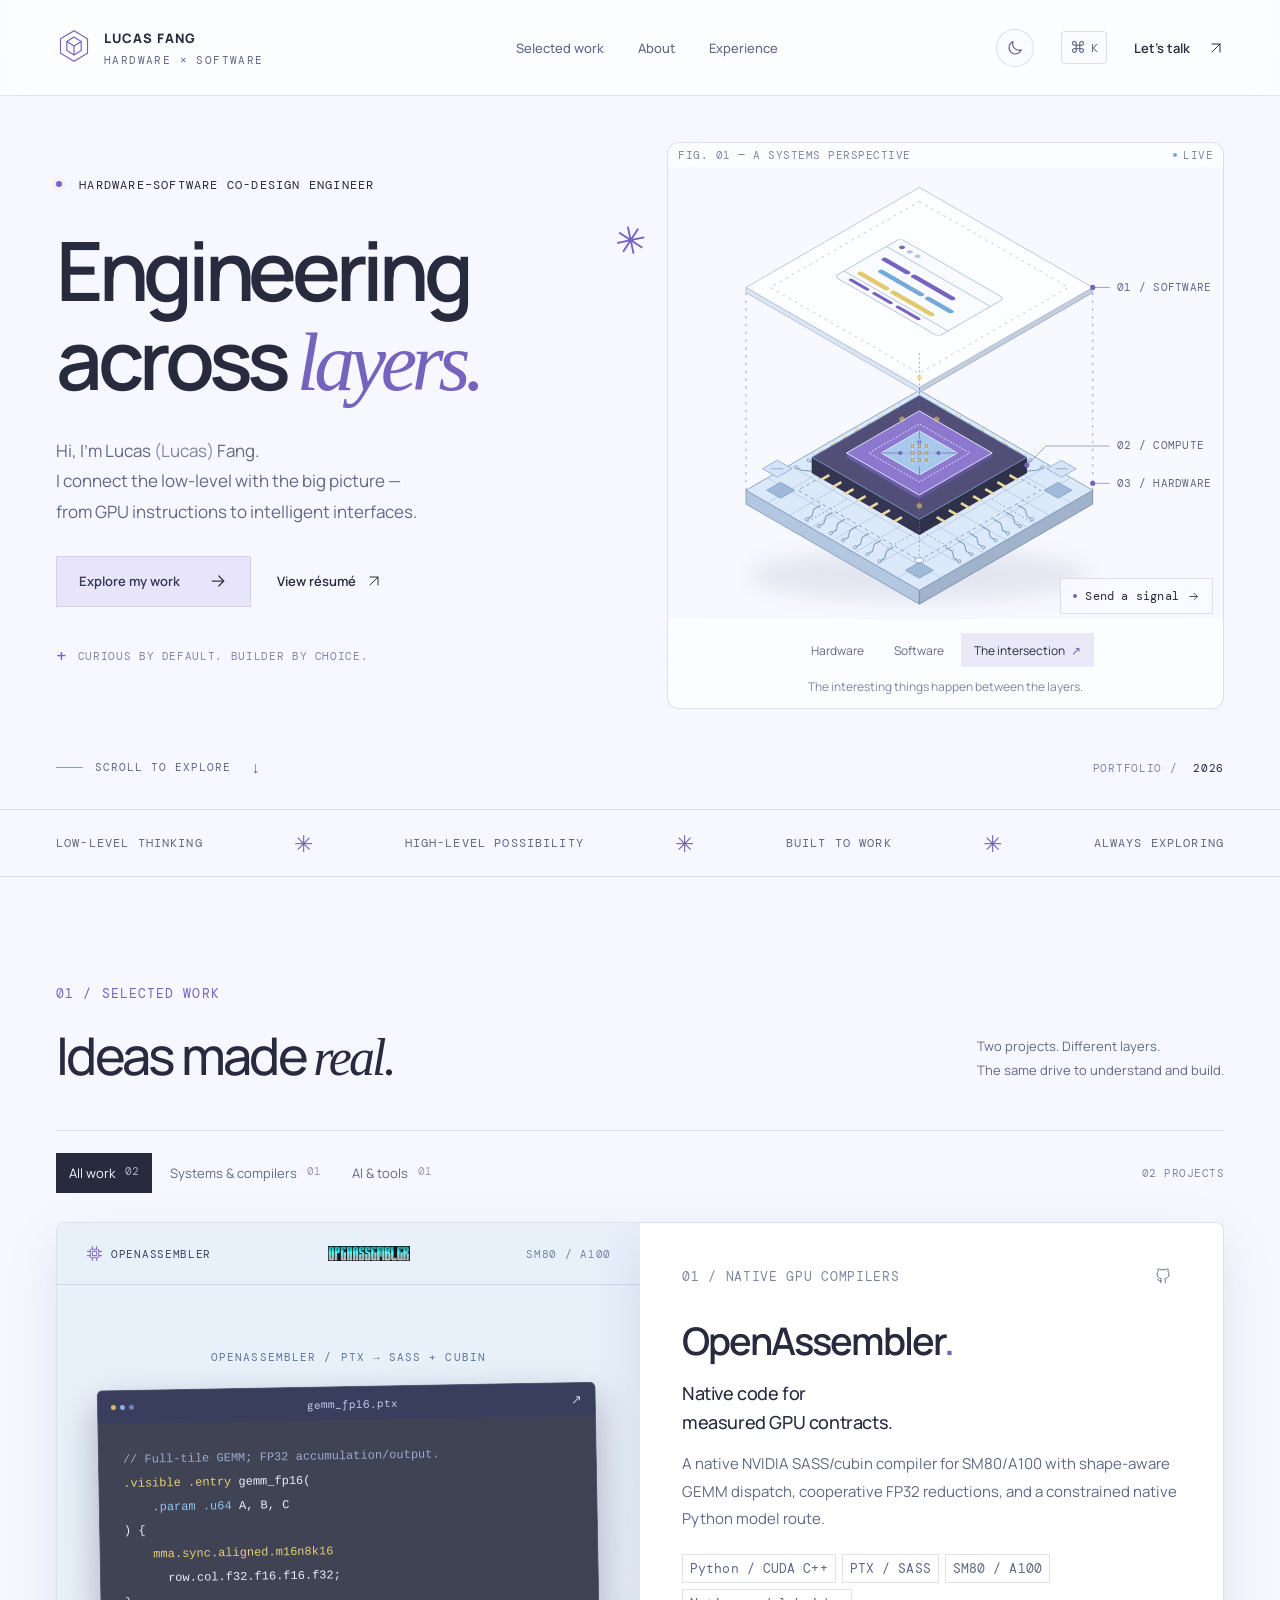
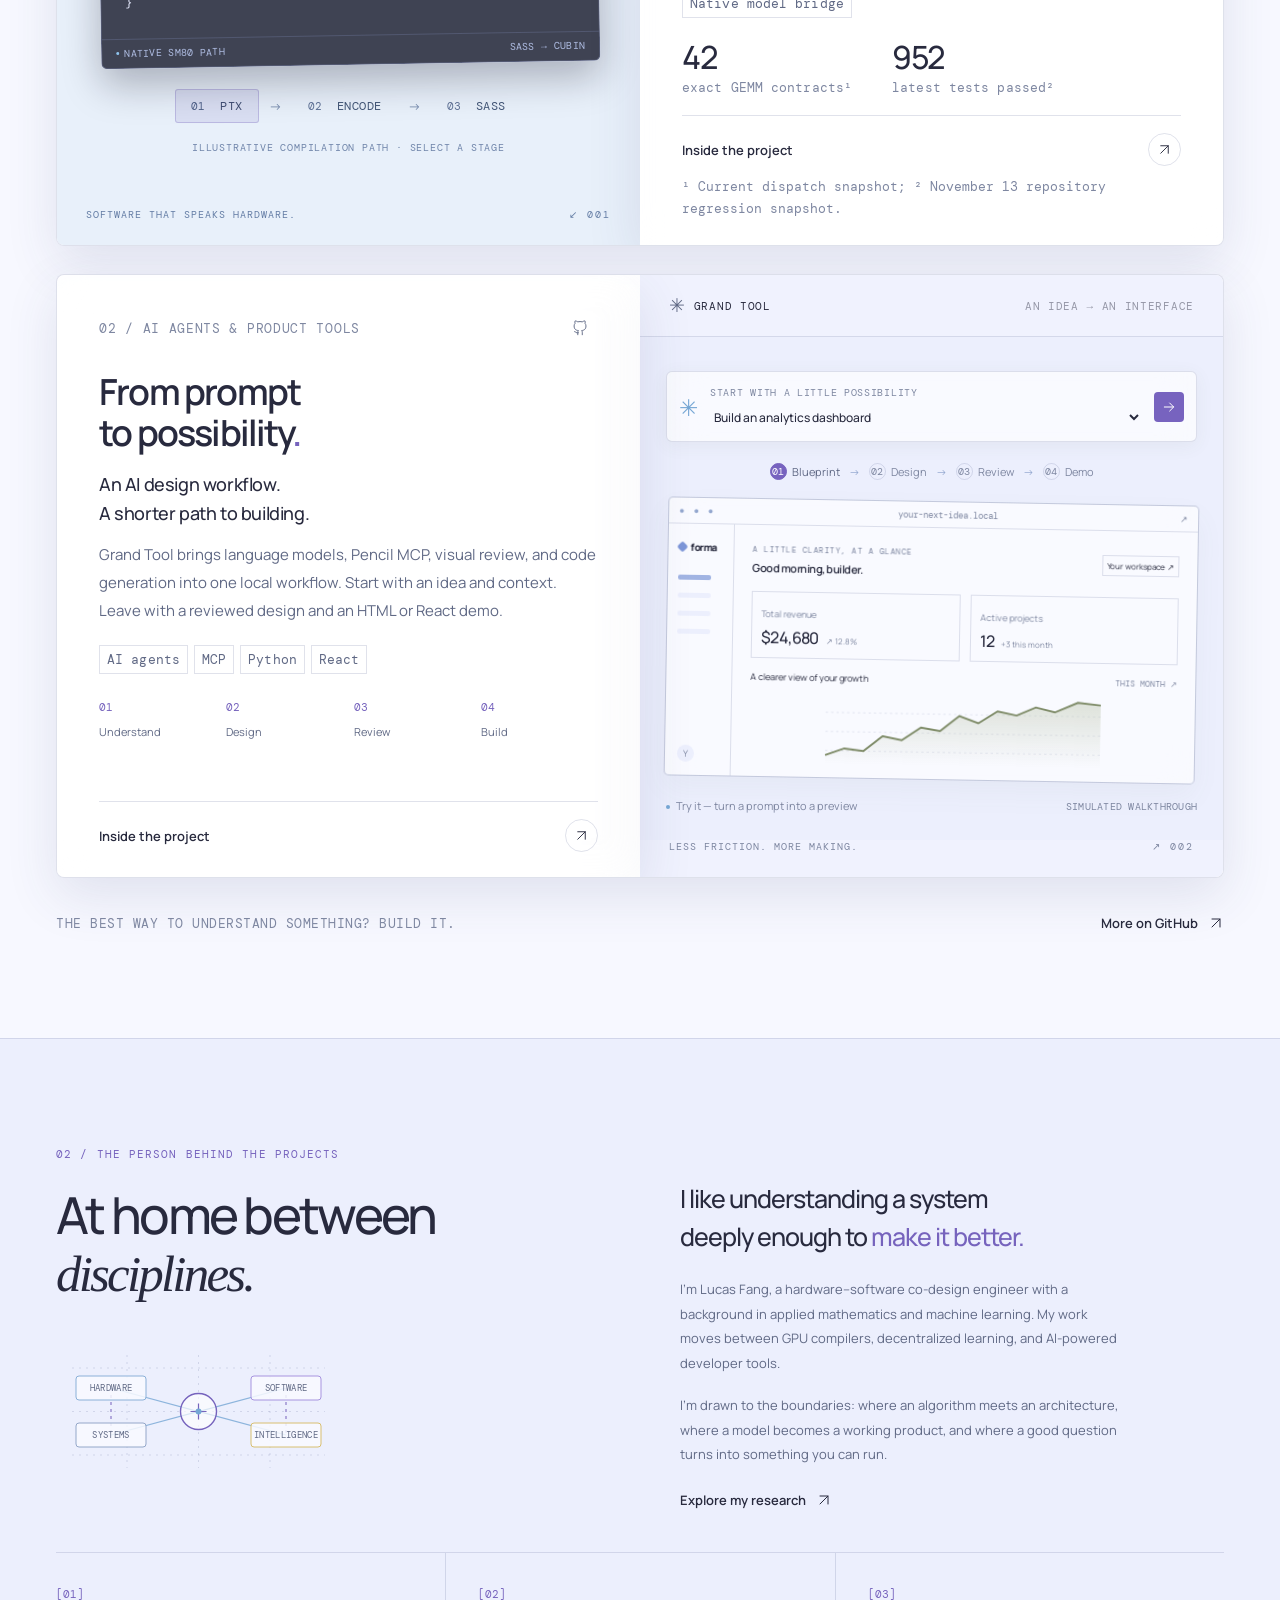
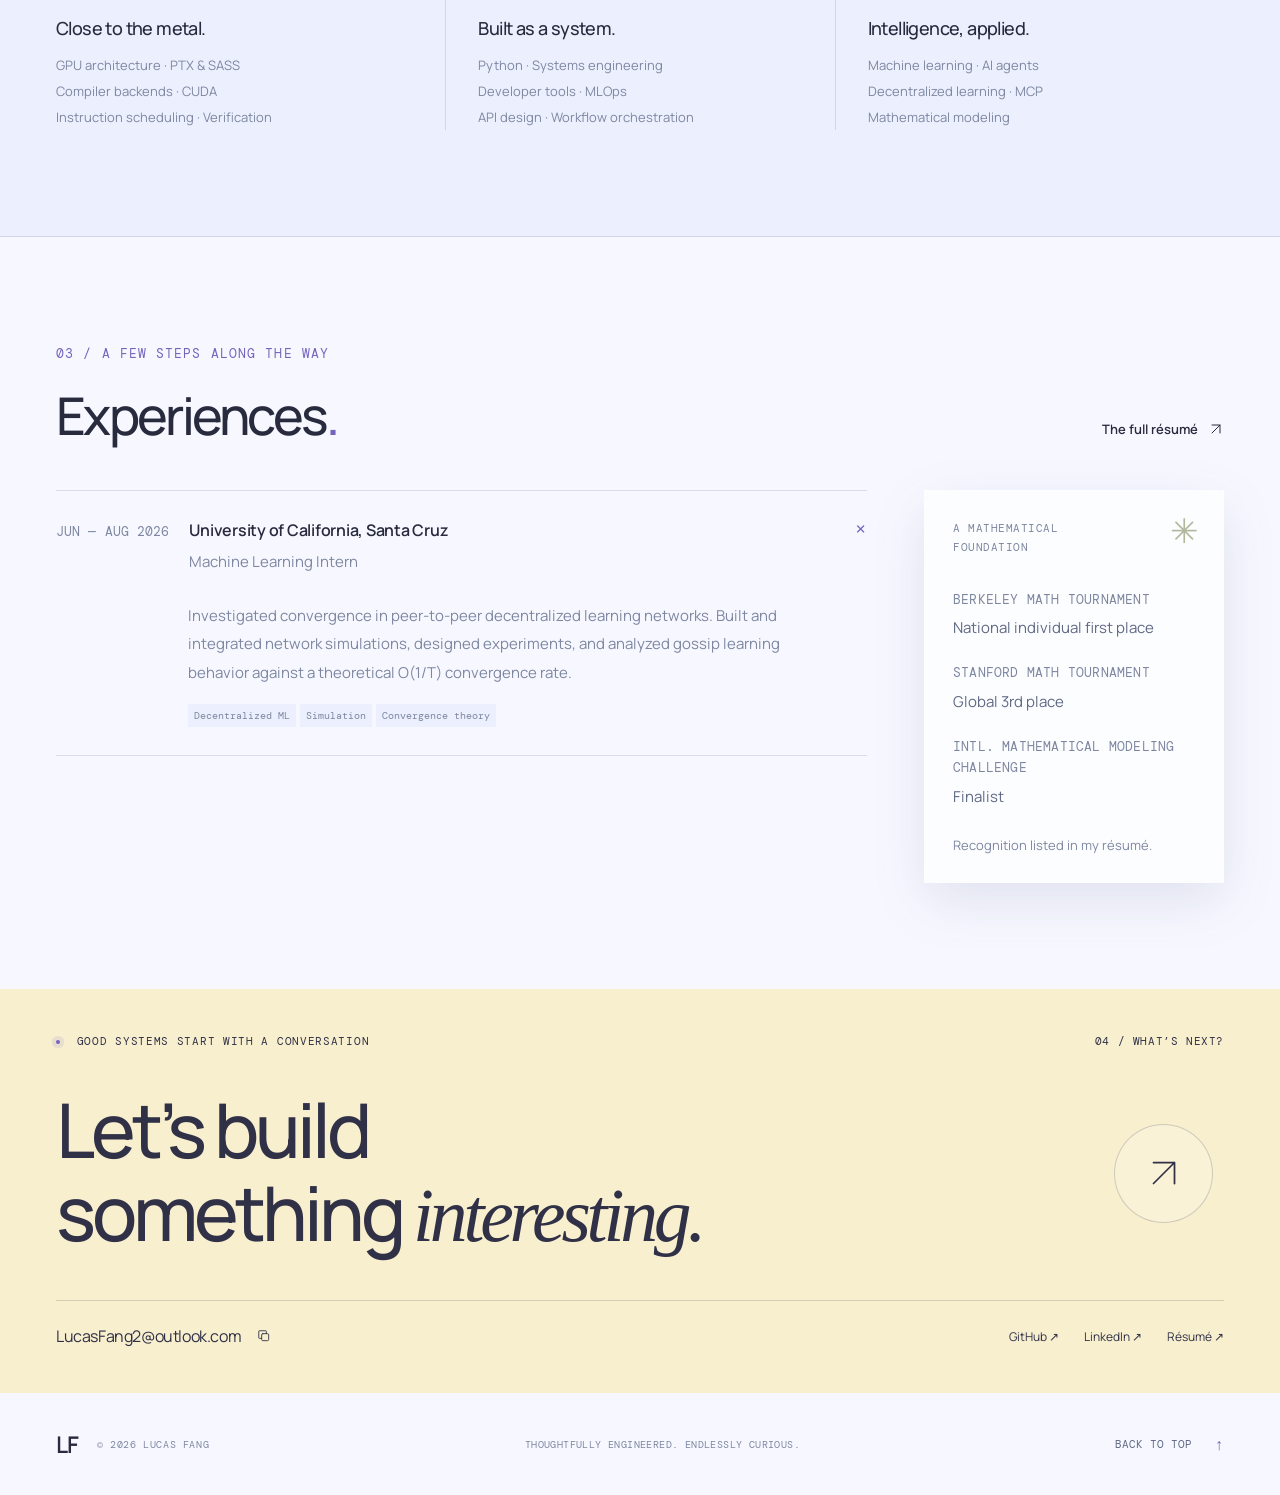
<file: index.html>
<!doctype html>
<html lang="en">
<head>
  <meta charset="utf-8">
  <meta name="viewport" content="width=device-width, initial-scale=1">
  <meta name="color-scheme" content="light dark">
  <meta name="theme-color" content="#f6f5f1">
  <script>try{var t=localStorage.getItem("theme");if(t!=="light"&&t!=="dark")t=matchMedia("(prefers-color-scheme: dark)").matches?"dark":"light";document.documentElement.dataset.theme=t;var m=document.querySelector("meta[name=theme-color]");if(m)m.content=t==="dark"?"#14160f":"#f6f5f1"}catch(e){}</script>
  <meta name="description" content="Lucas Fang — hardware–software co-design engineer building compilers, intelligent tools, and systems that connect ideas to execution.">
  <meta property="og:type" content="website">
  <meta property="og:title" content="Lucas Fang — Engineering across layers">
  <meta property="og:description" content="From GPU instructions to intelligent interfaces. Explore the work of hardware–software co-design engineer Lucas Fang.">
  <meta property="og:url" content="https://lucialuka.github.io/">
  <meta property="og:image" content="https://lucialuka.github.io/assets/social-card.png">
  <meta name="twitter:card" content="summary_large_image">
  <link rel="canonical" href="https://lucialuka.github.io/">
  <link rel="icon" type="image/svg+xml" href="assets/favicon.svg">
  <link rel="preload" href="assets/fonts/manrope-variable.ttf" as="font" type="font/ttf" crossorigin>
  <link rel="stylesheet" href="styles.css">
  <script src="app.js" defer></script>
  <title>Lucas Fang — Engineering across layers</title>
</head>
<body>
  <a class="skip-link" href="#main">Skip to content</a>
  <div class="scroll-progress" aria-hidden="true"></div>
  <svg class="icon-library" xmlns="http://www.w3.org/2000/svg" aria-hidden="true">
    <symbol id="i-arrow" viewBox="0 0 24 24"><path d="M5 12h14M13 6l6 6-6 6"/></symbol>
    <symbol id="i-up-right" viewBox="0 0 24 24"><path d="M6 18 18 6M6 6h12v12"/></symbol>
    <symbol id="i-github" viewBox="0 0 24 24"><path d="M9 19c-4 1.2-4-2-6-2m12 5v-3.9a3.4 3.4 0 0 0-1-2.6c3.3-.4 6.8-1.6 6.8-7.3a5.7 5.7 0 0 0-1.5-4A5.2 5.2 0 0 0 19.2.3S18 .0 15 1.8a13.7 13.7 0 0 0-7 0C5 .0 3.8.3 3.8.3a5.2 5.2 0 0 0-.1 3.9 5.7 5.7 0 0 0-1.5 4c0 5.7 3.5 6.9 6.8 7.3A3.4 3.4 0 0 0 8 18v4" transform="translate(1 1) scale(.9)"/></symbol>
    <symbol id="i-close" viewBox="0 0 24 24"><path d="m6 6 12 12M6 18 18 6"/></symbol>
    <symbol id="i-copy" viewBox="0 0 24 24"><rect x="8" y="8" width="12" height="12" rx="2"/><path d="M16 8V4a1 1 0 0 0-1-1H4a1 1 0 0 0-1 1v11a1 1 0 0 0 1 1h4"/></symbol>
    <symbol id="i-play" viewBox="0 0 24 24"><path d="m9 5 11 7-11 7Z"/></symbol>
    <symbol id="i-check" viewBox="0 0 24 24"><path d="m5 12 4 4L19 6"/></symbol>
    <symbol id="i-sun" viewBox="0 0 24 24"><circle cx="12" cy="12" r="4"/><path d="M12 2v2m0 16v2M4.9 4.9l1.4 1.4m11.4 11.4 1.4 1.4M2 12h2m16 0h2M4.9 19.1l1.4-1.4M17.7 6.3l1.4-1.4"/></symbol>
    <symbol id="i-moon" viewBox="0 0 24 24"><path d="M20.5 14.5A8.5 8.5 0 0 1 9.5 3.5a8.5 8.5 0 1 0 11 11Z"/></symbol>
    <symbol id="i-chip" viewBox="0 0 24 24"><rect x="6" y="6" width="12" height="12" rx="2"/><path d="M9 2v4m6-4v4M9 18v4m6-4v4M2 9h4m-4 6h4m12-6h4m-4 6h4"/><rect x="9" y="9" width="6" height="6" rx="1"/></symbol>
  </svg>

  <header class="site-header">
    <a class="brand" href="#home" aria-label="Lucas Fang, home">
      <span class="brand-mark" aria-hidden="true"><svg viewBox="0 0 40 40"><path d="m20 3 15 9v16l-15 9-15-9V12Z"/><path d="m12 15 8-5 8 5v10l-8 5-8-5Zm0 0 8 5 8-5m-8 5v10"/></svg></span>
      <span>LUCAS FANG<span class="brand-sub">HARDWARE × SOFTWARE</span></span>
    </a>
    <nav class="desktop-nav" aria-label="Main navigation">
      <a href="#work">Selected work</a><a href="#about">About</a><a href="#experience">Experience</a>
    </nav>
    <div class="header-actions">
      <button class="theme-toggle" type="button" aria-label="Switch to dark mode"><svg class="icon"><use href="#i-moon"/></svg></button>
      <button class="command-trigger" type="button" aria-label="Open quick navigation"><span>⌘</span> K</button>
      <a class="header-contact" href="#contact">Let’s talk <svg class="icon"><use href="#i-up-right"/></svg></a>
      <button class="menu-toggle" type="button" aria-label="Open navigation" aria-expanded="false" aria-controls="mobile-nav"><span></span><span></span></button>
    </div>
    <nav id="mobile-nav" class="mobile-nav" aria-label="Mobile navigation" hidden><a href="#work">Selected work</a><a href="#about">About me</a><a href="#experience">Experience</a><a href="#contact">Let’s talk ↗</a></nav>
  </header>

  <main id="main">
    <section id="home" class="hero section-shell">
      <div class="hero-copy">
        <div class="eyebrow"><span class="status-dot"></span> HARDWARE–SOFTWARE CO-DESIGN ENGINEER</div>
        <h1>Engineering<br>across <span class="serif-word">layers.</span><span class="title-asterisk" aria-hidden="true">✳</span></h1>
        <p class="hero-intro">Hi, I’m Lucas <span class="muted">(Lucas)</span> Fang.<br>I connect the low-level with the big picture —<br class="desktop-break"> from GPU instructions to intelligent interfaces.</p>
        <div class="hero-actions"><a class="button button-dark" href="#work">Explore my work <svg class="icon"><use href="#i-arrow"/></svg></a><a class="text-link" href="assets/Lucas-Fang-Resume.pdf" target="_blank" rel="noopener">View résumé <svg class="icon"><use href="#i-up-right"/></svg></a></div>
        <div class="hero-footnote"><span class="tiny-cross" aria-hidden="true">+</span> CURIOUS BY DEFAULT. BUILDER BY CHOICE.</div>
      </div>

      <div class="hero-visual" aria-label="Interactive illustration of the software, compiler, and hardware layers">
        <div class="visual-topline"><span>FIG. 01 — A SYSTEMS PERSPECTIVE</span><span class="live-label"><i></i> LIVE</span></div>
        <div class="chip-scene" data-layer="codesign">
          <svg class="chip-svg" viewBox="0 0 640 520" role="img" aria-labelledby="chip-title chip-desc">
            <title id="chip-title">From source to silicon</title><desc id="chip-desc">An exploded systems diagram showing source code becoming an intermediate representation and PTX, scheduled across GPU warps and tensor cores, then routed through memory and execution hardware. Use the layer buttons below to focus on one layer.</desc>
            <defs><filter id="chip-shadow" x="-50%" y="-50%" width="200%" height="200%"><feGaussianBlur stdDeviation="12"/></filter></defs>
<ellipse class="d-shadow" cx="290" cy="470" rx="196" ry="30" filter="url(#chip-shadow)"/>
<g class="d-guide"><path class="g" d="M90.0,372.0L90.0,138.0"/><path class="g" d="M490.0,372.0L490.0,138.0"/><path class="g" d="M290.0,487.4L290.0,253.4"/></g>
<g class="hardware-plane">
<path class="d-board-side" d="M90.0,372.0 L290.0,487.4 L290.0,503.4 L90.0,388.0Z"/>
<path class="d-board-side shade" d="M290.0,487.4 L490.0,372.0 L490.0,388.0 L290.0,503.4Z"/>
<path class="d-board-top" d="M290.0,256.6 L490.0,372.0 L290.0,487.4 L90.0,372.0Z"/>
<path class="d-grid" d="M315.0,271.0L115.0,386.4"/>
<path class="d-grid" d="M265.0,271.0L465.0,386.4"/>
<path class="d-grid" d="M340.0,285.4L140.0,400.9"/>
<path class="d-grid" d="M240.0,285.4L440.0,400.9"/>
<path class="d-grid" d="M365.0,299.9L165.0,415.3"/>
<path class="d-grid" d="M215.0,299.9L415.0,415.3"/>
<path class="d-grid" d="M390.0,314.3L190.0,429.7"/>
<path class="d-grid" d="M190.0,314.3L390.0,429.7"/>
<path class="d-grid" d="M415.0,328.7L215.0,444.1"/>
<path class="d-grid" d="M165.0,328.7L365.0,444.1"/>
<path class="d-grid" d="M440.0,343.1L240.0,458.6"/>
<path class="d-grid" d="M140.0,343.1L340.0,458.6"/>
<path class="d-grid" d="M465.0,357.6L265.0,473.0"/>
<path class="d-grid" d="M115.0,357.6L315.0,473.0"/>
<path class="d-socket" d="M290.0,291.2 L430.0,372.0 L290.0,452.8 L150.0,372.0Z"/>
<g class="memory-system"><path class="d-bus" d="M290 405.5V452.8M206 382.5L150 414.8M374 382.5L430 414.8"/><path class="d-memory" d="M126 337.4L143 347.2L126 357L109 347.2Z"/><path class="d-memory" d="M454 337.4L471 347.2L454 357L437 347.2Z"/><path class="d-memory-mark" d="M119 347.2H133M447 347.2H461"/></g>
<path class="d-trace" d="M404.0,389.3 L412.0,393.9 L414.0,402.0 L420.0,405.5"/>
<circle class="d-via" cx="420.0" cy="405.5" r="1.8"/>
<path class="d-trace" d="M390.0,397.4 L398.0,402.0 L400.0,410.1 L406.0,413.5"/>
<circle class="d-via" cx="406.0" cy="413.5" r="1.8"/>
<path class="d-trace" d="M376.0,405.5 L384.0,410.1 L386.0,418.2 L392.0,421.6"/>
<circle class="d-via" cx="392.0" cy="421.6" r="1.8"/>
<path class="d-trace" d="M362.0,413.5 L370.0,418.2 L372.0,426.2 L378.0,429.7"/>
<circle class="d-via" cx="378.0" cy="429.7" r="1.8"/>
<path class="d-trace" d="M348.0,421.6 L356.0,426.2 L358.0,434.3 L364.0,437.8"/>
<circle class="d-via" cx="364.0" cy="437.8" r="1.8"/>
<path class="d-trace" d="M334.0,429.7 L342.0,434.3 L344.0,442.4 L350.0,445.9"/>
<circle class="d-via" cx="350.0" cy="445.9" r="1.8"/>
<path class="d-trace" d="M320.0,437.8 L328.0,442.4 L330.0,450.5 L336.0,453.9"/>
<circle class="d-via" cx="336.0" cy="453.9" r="1.8"/>
<path class="d-trace" d="M176.0,389.3 L168.0,393.9 L166.0,402.0 L160.0,405.5"/>
<circle class="d-via" cx="160.0" cy="405.5" r="1.8"/>
<path class="d-trace" d="M190.0,397.4 L182.0,402.0 L180.0,410.1 L174.0,413.5"/>
<circle class="d-via" cx="174.0" cy="413.5" r="1.8"/>
<path class="d-trace" d="M204.0,405.5 L196.0,410.1 L194.0,418.2 L188.0,421.6"/>
<circle class="d-via" cx="188.0" cy="421.6" r="1.8"/>
<path class="d-trace" d="M218.0,413.5 L210.0,418.2 L208.0,426.2 L202.0,429.7"/>
<circle class="d-via" cx="202.0" cy="429.7" r="1.8"/>
<path class="d-trace" d="M232.0,421.6 L224.0,426.2 L222.0,434.3 L216.0,437.8"/>
<circle class="d-via" cx="216.0" cy="437.8" r="1.8"/>
<path class="d-trace" d="M246.0,429.7 L238.0,434.3 L236.0,442.4 L230.0,445.9"/>
<circle class="d-via" cx="230.0" cy="445.9" r="1.8"/>
<path class="d-trace" d="M260.0,437.8 L252.0,442.4 L250.0,450.5 L244.0,453.9"/>
<circle class="d-via" cx="244.0" cy="453.9" r="1.8"/>
<path class="d-trace" d="M260.0,306.2 L252.0,301.6 L238.0,300.5 L232.0,297.0"/>
<circle class="d-via" cx="232.0" cy="297.0" r="1.8"/>
<path class="d-trace" d="M246.0,314.3 L238.0,309.7 L224.0,308.5 L218.0,305.1"/>
<circle class="d-via" cx="218.0" cy="305.1" r="1.8"/>
<path class="d-trace" d="M232.0,322.4 L224.0,317.8 L210.0,316.6 L204.0,313.1"/>
<circle class="d-via" cx="204.0" cy="313.1" r="1.8"/>
<path class="d-trace" d="M218.0,330.5 L210.0,325.8 L196.0,324.7 L190.0,321.2"/>
<circle class="d-via" cx="190.0" cy="321.2" r="1.8"/>
<path class="d-trace" d="M204.0,338.5 L196.0,333.9 L182.0,332.8 L176.0,329.3"/>
<circle class="d-via" cx="176.0" cy="329.3" r="1.8"/>
<path class="d-trace" d="M190.0,346.6 L182.0,342.0 L168.0,340.8 L162.0,337.4"/>
<circle class="d-via" cx="162.0" cy="337.4" r="1.8"/>
<path class="d-trace" d="M176.0,354.7 L168.0,350.1 L154.0,348.9 L148.0,345.5"/>
<circle class="d-via" cx="148.0" cy="345.5" r="1.8"/>
<path class="d-trace" d="M320.0,306.2 L328.0,301.6 L342.0,300.5 L348.0,297.0"/>
<circle class="d-via" cx="348.0" cy="297.0" r="1.8"/>
<path class="d-trace" d="M334.0,314.3 L342.0,309.7 L356.0,308.5 L362.0,305.1"/>
<circle class="d-via" cx="362.0" cy="305.1" r="1.8"/>
<path class="d-trace" d="M348.0,322.4 L356.0,317.8 L370.0,316.6 L376.0,313.1"/>
<circle class="d-via" cx="376.0" cy="313.1" r="1.8"/>
<path class="d-trace" d="M362.0,330.5 L370.0,325.8 L384.0,324.7 L390.0,321.2"/>
<circle class="d-via" cx="390.0" cy="321.2" r="1.8"/>
<path class="d-trace" d="M376.0,338.5 L384.0,333.9 L398.0,332.8 L404.0,329.3"/>
<circle class="d-via" cx="404.0" cy="329.3" r="1.8"/>
<path class="d-trace" d="M390.0,346.6 L398.0,342.0 L412.0,340.8 L418.0,337.4"/>
<circle class="d-via" cx="418.0" cy="337.4" r="1.8"/>
<path class="d-trace" d="M404.0,354.7 L412.0,350.1 L426.0,348.9 L432.0,345.5"/>
<circle class="d-via" cx="432.0" cy="345.5" r="1.8"/>
<path class="d-part" d="M290.0,455.1 L306.0,464.3 L290.0,473.6 L274.0,464.3Z"/>
<path class="d-part" d="M130.0,362.8 L146.0,372.0 L130.0,381.2 L114.0,372.0Z"/>
<path class="d-part" d="M290.0,270.4 L306.0,279.7 L290.0,288.9 L274.0,279.7Z"/>
<path class="d-part" d="M450.0,362.8 L466.0,372.0 L450.0,381.2 L434.0,372.0Z"/>
<ellipse class="d-pad" cx="290" cy="452.8" rx="5" ry="2.9"/>
</g>
<g class="processor-plane">
<path class="d-pin" d="M270.0,283.0L260.0,277.2"/><path class="d-pin" d="M256.0,291.1L246.0,285.3"/><path class="d-pin" d="M242.0,299.1L232.0,293.4"/><path class="d-pin" d="M228.0,307.2L218.0,301.5"/><path class="d-pin" d="M214.0,315.3L204.0,309.5"/><path class="d-pin" d="M200.0,323.4L190.0,317.6"/><path class="d-pin" d="M186.0,331.5L176.0,325.7"/><path class="d-pin" d="M310.0,283.0L320.0,277.2"/><path class="d-pin" d="M324.0,291.1L334.0,285.3"/><path class="d-pin" d="M338.0,299.1L348.0,293.4"/><path class="d-pin" d="M352.0,307.2L362.0,301.5"/><path class="d-pin" d="M366.0,315.3L376.0,309.5"/><path class="d-pin" d="M380.0,323.4L390.0,317.6"/><path class="d-pin" d="M394.0,331.5L404.0,325.7"/>
<path class="d-chip-side" d="M166.0,334.0 L290.0,405.5 L290.0,423.5 L166.0,352.0Z"/>
<path class="d-chip-side shade" d="M290.0,405.5 L414.0,334.0 L414.0,352.0 L290.0,423.5Z"/>
<path class="d-chip-top" d="M290.0,262.5 L414.0,334.0 L290.0,405.5 L166.0,334.0Z"/>
<path class="d-pin" d="M394.0,354.5L404.0,360.3"/><path class="d-pin" d="M380.0,362.6L390.0,368.4"/><path class="d-pin" d="M366.0,370.7L376.0,376.5"/><path class="d-pin" d="M352.0,378.8L362.0,384.5"/><path class="d-pin" d="M338.0,386.9L348.0,392.6"/><path class="d-pin" d="M324.0,394.9L334.0,400.7"/><path class="d-pin" d="M310.0,403.0L320.0,408.8"/><path class="d-pin" d="M186.0,354.5L176.0,360.3"/><path class="d-pin" d="M200.0,362.6L190.0,368.4"/><path class="d-pin" d="M214.0,370.7L204.0,376.5"/><path class="d-pin" d="M228.0,378.8L218.0,384.5"/><path class="d-pin" d="M242.0,386.9L232.0,392.6"/><path class="d-pin" d="M256.0,394.9L246.0,400.7"/><path class="d-pin" d="M270.0,403.0L260.0,408.8"/>
<path class="d-lid-side" d="M206.0,329.0 L290.0,377.5 L290.0,382.5 L206.0,334.0Z"/>
<path class="d-lid-side shade" d="M290.0,377.5 L374.0,329.0 L374.0,334.0 L290.0,382.5Z"/>
<path class="d-lid-top" d="M290.0,280.5 L374.0,329.0 L290.0,377.5 L206.0,329.0Z"/>
<path class="d-die" d="M290.0,303.6 L334.0,329.0 L290.0,354.4 L246.0,329.0Z"/>
<path class="d-compute-ring" d="M232 329L290 295.5L348 329L290 362.5Z"/><path class="d-compute-lane" d="M246 329H334M290 303.6V354.4"/><circle class="d-compute-node" cx="268" cy="329" r="2.2"/><circle class="d-compute-node" cx="290" cy="316.3" r="2.2"/><circle class="d-compute-node" cx="312" cy="329" r="2.2"/><g class="d-matrix-grid"><path class="d-matrix-line" d="M278 321H302M272 329H308M278 337H302M282 317V341M290 313V345M298 317V341"/><circle class="d-matrix-cell" cx="282" cy="321" r="1.8"/><circle class="d-matrix-cell" cx="290" cy="321" r="1.8"/><circle class="d-matrix-cell" cx="298" cy="321" r="1.8"/><circle class="d-matrix-cell" cx="282" cy="329" r="1.8"/><circle class="d-matrix-cell" cx="290" cy="329" r="1.8"/><circle class="d-matrix-cell" cx="298" cy="329" r="1.8"/><circle class="d-matrix-cell" cx="282" cy="337" r="1.8"/><circle class="d-matrix-cell" cx="290" cy="337" r="1.8"/><circle class="d-matrix-cell" cx="298" cy="337" r="1.8"/></g>
</g>
<g class="software-plane">
<path class="d-glass-side" d="M90.0,138.0 L290.0,253.4 L290.0,259.4 L90.0,144.0Z"/>
<path class="d-glass-side shade" d="M290.0,253.4 L490.0,138.0 L490.0,144.0 L290.0,259.4Z"/>
<path class="d-glass" d="M290.0,22.6 L490.0,138.0 L290.0,253.4 L90.0,138.0Z"/>
<path class="d-glass-inset" d="M290.0,38.8 L462.0,138.0 L290.0,237.2 L118.0,138.0Z"/>
<g transform="matrix(1 0.577 -1 0.577 290 138.0)"><rect class="d-card" x="-60" y="-38" width="120" height="76" rx="4"/><path class="d-card-line" d="M-60 -22H60M-60 27H60"/><circle class="d-dot-a" cx="-50" cy="-30" r="2.4"/><circle class="d-dot-b" cx="-41" cy="-30" r="2.4"/><circle class="d-dot-b" cx="-32" cy="-30" r="2.4"/><g stroke-linecap="round" stroke-width="5" fill="none"><path class="d-bar-a" d="M-48 -8H-22M-14 -8H30"/><path class="d-bar-b" d="M-38 6H8M16 6H42"/><path class="d-bar-c" d="M-48 20H-18M-10 20H34"/><path class="d-software-flow" d="M-47 32H-28M-20 32H-1M7 32H31"/></g></g>
</g>
<g class="process-network"><path class="d-process-route" d="M290 214V278L262 294M290 278L318 294M290 354V418L250 441M290 418L330 441"/><circle class="d-process-packet packet-a" cx="290" cy="242" r="3.2"/><circle class="d-process-packet packet-b" cx="270" cy="290" r="3.2"/><circle class="d-process-packet packet-c" cx="310" cy="290" r="3.2"/><circle class="d-process-packet packet-d" cx="290" cy="390" r="3.2"/></g><g class="signal-path"><path class="d-signal" d="M290 204V312"/><path class="d-signal" d="M290 340V445"/><circle class="signal-packet packet-one" cx="290" cy="204" r="5"/><circle class="signal-packet packet-two" cx="290" cy="340" r="5"/></g>
<g class="diagram-labels"><g class="diagram-label label-software"><path class="d-leader" d="M490 138L490 138H510"/><circle class="d-anchor" cx="490" cy="138" r="3"/><text class="svg-mono" x="518" y="142">01 / SOFTWARE</text></g><g class="diagram-label label-compute"><path class="d-leader" d="M414 343L436 321H510"/><circle class="d-anchor" cx="414" cy="343" r="3"/><text class="svg-mono" x="518" y="325">02 / COMPUTE</text></g><g class="diagram-label label-hardware"><path class="d-leader" d="M490 364L490 364H510"/><circle class="d-anchor" cx="490" cy="364" r="3"/><text class="svg-mono" x="518" y="368">03 / HARDWARE</text></g></g>
          </svg>
          <button class="signal-button" type="button"><span class="signal-button-dot"></span><span class="signal-button-label">Send a signal</span><svg class="icon"><use href="#i-arrow"/></svg></button>
        </div>
        <ul class="layer-legend" aria-hidden="true"><li><b>01</b> Software</li><li><b>02</b> Compute</li><li><b>03</b> Hardware</li></ul>
        <div class="layer-controls" role="group" aria-label="Explore the system layers"><button type="button" data-layer="hardware" aria-pressed="false">Hardware</button><button type="button" data-layer="software" aria-pressed="false">Software</button><button class="is-active" type="button" data-layer="codesign" aria-pressed="true">The intersection <span>↗</span></button></div>
        <p class="layer-description" aria-live="polite">The interesting things happen between the layers.</p>
      </div>
      <a class="scroll-cue" href="#work"><span class="scroll-cue-line"></span> SCROLL TO EXPLORE <span>↓</span></a>
      <div class="hero-index">PORTFOLIO / <span>2026</span></div>
    </section>

    <div class="discipline-strip" aria-label="Engineering interests"><div class="section-shell discipline-inner"><span>LOW-LEVEL THINKING</span><span class="strip-symbol">✳</span><span>HIGH-LEVEL POSSIBILITY</span><span class="strip-symbol">✳</span><span>BUILT TO WORK</span><span class="strip-symbol">✳</span><span>ALWAYS EXPLORING</span></div></div>

    <section id="work" class="work-section section-shell section-space">
      <div class="section-heading reveal"><div><div class="eyebrow section-number">01 / SELECTED WORK</div><h2>Ideas made <span class="serif-word">real.</span></h2></div><p>Two projects. Different layers.<br>The same drive to understand and build.</p></div>
      <div class="work-toolbar reveal"><div class="work-filters" role="group" aria-label="Filter projects"><button class="is-active" type="button" data-filter="all" aria-pressed="true">All work <sup>02</sup></button><button type="button" data-filter="hardware" aria-pressed="false">Systems & compilers <sup>01</sup></button><button type="button" data-filter="ai" aria-pressed="false">AI & tools <sup>01</sup></button></div><span class="work-count" aria-live="polite">02 PROJECTS</span></div>

      <article class="project-card reveal" data-category="hardware">
        <div class="project-art compiler-art">
          <div class="art-header"><span><svg class="icon"><use href="#i-chip"/></svg> OPENASSEMBLER</span><img class="openassembler-logo" src="assets/openassembler-figure.png" alt="" aria-hidden="true"><span>SM80 / A100</span></div>
          <div class="compiler-visual"><div class="compiler-caption">OPENASSEMBLER / PTX → SASS + CUBIN</div><div class="terminal-window"><div class="terminal-top"><span class="terminal-dots"><i></i><i></i><i></i></span><span id="compiler-filename">gemm_fp16.ptx</span><span>↗</span></div><pre id="compiler-code"><code><span class="code-comment">// Full-tile GEMM; FP32 accumulation/output.</span>
<span class="code-orange">.visible .entry</span> gemm_fp16(
    <span class="code-green">.param .u64</span> A, B, C
) {
    <span class="code-orange">mma.sync.aligned.m16n8k16</span>
      row.col.f32.f16.f16.f32;
}</code></pre><div class="terminal-status"><span><i></i> NATIVE SM80 PATH</span><span>SASS → CUBIN</span></div></div><div class="compiler-stages" role="group" aria-label="Explore the OpenAssembler compilation path"><button type="button" class="is-active" data-stage="ptx" aria-pressed="true">01 <strong>PTX</strong></button><span>→</span><button type="button" data-stage="encode" aria-pressed="false">02 <strong>ENCODE</strong></button><span>→</span><button type="button" data-stage="sass" aria-pressed="false">03 <strong>SASS</strong></button></div><span class="preview-note">ILLUSTRATIVE COMPILATION PATH · SELECT A STAGE</span></div>
          <div class="art-bottom"><span>SOFTWARE THAT SPEAKS HARDWARE.</span><span>↙ 001</span></div>
        </div>
        <div class="project-info"><div class="project-overline"><span>01 / NATIVE GPU COMPILERS</span><a href="https://github.com/lucialuka/OpenAssembler" target="_blank" rel="noopener noreferrer" aria-label="OpenAssembler on GitHub"><svg class="icon"><use href="#i-github"/></svg></a></div><h3>OpenAssembler<span class="project-title-dot">.</span></h3><p class="project-hook">Native code for<br>measured GPU contracts.</p><p class="project-description">A native NVIDIA SASS/cubin compiler for SM80/A100 with shape-aware GEMM dispatch, cooperative FP32 reductions, and a constrained native Python model route.</p><div class="project-tags"><span>Python / CUDA C++</span><span>PTX / SASS</span><span>SM80 / A100</span><span>Native model bridge</span></div><div class="project-metrics"><div><strong>42</strong><span>exact GEMM contracts¹</span></div><div><strong>952</strong><span>latest tests passed²</span></div></div><button class="project-cta" type="button" data-project="openassembler">Inside the project <span class="circle-arrow"><svg class="icon"><use href="#i-up-right"/></svg></span></button><p class="metric-note">¹ Current dispatch snapshot; ² November 13 repository regression snapshot.</p></div>
      </article>

      <article class="project-card project-card-reverse reveal" data-category="ai">
        <div class="project-art workflow-art"><div class="art-header"><span><span class="four-square" aria-hidden="true">✳</span> GRAND TOOL</span><span>AN IDEA → AN INTERFACE</span></div><div class="workflow-visual"><div class="workflow-prompt"><span class="prompt-star">✳</span><div><span class="prompt-label">START WITH A LITTLE POSSIBILITY</span><select id="demo-prompt" aria-label="Choose a walkthrough example"><option value="analytics">Build an analytics dashboard</option><option value="portfolio">Build an engineer’s portfolio</option><option value="product">Build a product landing page</option></select></div><button id="run-workflow" type="button" aria-label="Run illustrative design workflow"><svg class="icon"><use href="#i-arrow"/></svg></button></div><div class="workflow-steps" aria-label="Illustrative design pipeline"><span data-step="0" class="is-current"><b>01</b> Blueprint</span><i>→</i><span data-step="1"><b>02</b> Design</span><i>→</i><span data-step="2"><b>03</b> Review</span><i>→</i><span data-step="3"><b>04</b> Demo</span></div><div class="demo-browser"><div class="demo-browser-toolbar"><span class="mini-dots">● ● ●</span><span>your-next-idea.local</span><span>↗</span></div><div class="demo-dashboard" data-demo="analytics"><aside><div class="mini-logo"><span></span> forma</div><span class="mini-nav active"></span><span class="mini-nav"></span><span class="mini-nav"></span><span class="mini-nav"></span><div class="mini-avatar">Y</div></aside><div class="mini-content"><div class="mini-heading"><div><span class="mini-eyebrow">A LITTLE CLARITY, AT A GLANCE</span><h4 id="demo-title">Good morning, builder.</h4></div><span class="mini-action">Your workspace ↗</span></div><div class="mini-stats"><div><span id="demo-stat-label">Total revenue</span><strong id="demo-stat">$24,680<span>↗ 12.8%</span></strong></div><div><span>Active projects</span><strong>12<span>+3 this month</span></strong></div></div><div class="mini-chart"><div class="mini-chart-label"><span id="demo-chart-title">A clearer view of your growth</span><span>THIS MONTH ↗</span></div><svg viewBox="0 0 360 93" role="img" aria-label="Decorative sample growth chart"><defs><linearGradient id="chart-fill" x2="0" y2="1"><stop stop-color="#b5bea3" stop-opacity=".4"/><stop offset="1" stop-color="#b5bea3" stop-opacity="0"/></linearGradient></defs><path d="M0 25H360M0 50H360M0 75H360" style="stroke:var(--line)" stroke-dasharray="3 4"/><path d="M0 81 25 72 50 75 75 55 100 60 125 43 150 47 175 27 200 36 225 20 250 25 275 14 300 20 330 7 360 10V93H0Z" fill="url(#chart-fill)"/><path d="M0 81 25 72 50 75 75 55 100 60 125 43 150 47 175 27 200 36 225 20 250 25 275 14 300 20 330 7 360 10" fill="none" stroke="#7e8b68" stroke-width="2.5"/></svg></div></div></div></div><div class="workflow-live" role="status"><span class="workflow-status-dot"></span><span id="workflow-status">Try it — turn a prompt into a preview</span><span class="simulated-label">SIMULATED WALKTHROUGH</span></div></div><div class="art-bottom"><span>LESS FRICTION. MORE MAKING.</span><span>↗ 002</span></div></div>
        <div class="project-info"><div class="project-overline"><span>02 / AI AGENTS & PRODUCT TOOLS</span><a href="https://github.com/lucialuka/AI-Automated-UI-Design-Workflow-From-Prompt-to-Demo" target="_blank" rel="noopener noreferrer" aria-label="Grand Tool on GitHub"><svg class="icon"><use href="#i-github"/></svg></a></div><h3>From prompt<br>to possibility<span class="project-title-dot">.</span></h3><p class="project-hook">An AI design workflow.<br>A shorter path to building.</p><p class="project-description">Grand Tool brings language models, Pencil MCP, visual review, and code generation into one local workflow. Start with an idea and context. Leave with a reviewed design and an HTML or React demo.</p><div class="project-tags"><span>AI agents</span><span>MCP</span><span>Python</span><span>React</span></div><div class="workflow-summary"><div><span>01</span> Understand</div><div><span>02</span> Design</div><div><span>03</span> Review</div><div><span>04</span> Build</div></div><button class="project-cta" type="button" data-project="grandtool">Inside the project <span class="circle-arrow"><svg class="icon"><use href="#i-up-right"/></svg></span></button></div>
      </article>
      <div class="work-footer reveal"><span>THE BEST WAY TO UNDERSTAND SOMETHING? BUILD IT.</span><a class="text-link" href="https://github.com/lucialuka" target="_blank" rel="noopener noreferrer">More on GitHub <svg class="icon"><use href="#i-up-right"/></svg></a></div>
    </section>

    <section id="about" class="about-section section-space"><div class="section-shell"><div class="about-top"><div class="about-heading reveal"><div class="eyebrow section-number">02 / THE PERSON BEHIND THE PROJECTS</div><h2>At home between<br><span class="serif-word">disciplines.</span></h2><div class="about-diagram" aria-hidden="true"><svg class="discipline-map" viewBox="0 0 285 145"><path class="map-grid" d="M16 29H269M16 72.5H269M16 116H269M71 16V129M142.5 16V129M214 16V129"/><path class="map-link" d="M55 49L142.5 72.5L230 49M55 96L142.5 72.5L230 96"/><path class="map-link map-link-strong" d="M55 49L55 96M230 49L230 96"/><g class="map-node map-hardware"><rect x="20" y="37" width="70" height="24" rx="3"/><text x="55" y="52" text-anchor="middle">HARDWARE</text></g><g class="map-node map-software"><rect x="195" y="37" width="70" height="24" rx="3"/><text x="230" y="52" text-anchor="middle">SOFTWARE</text></g><g class="map-node map-intelligence"><rect x="195" y="84" width="70" height="24" rx="3"/><text x="230" y="99" text-anchor="middle">INTELLIGENCE</text></g><g class="map-node map-system"><rect x="20" y="84" width="70" height="24" rx="3"/><text x="55" y="99" text-anchor="middle">SYSTEMS</text></g><g class="map-core"><circle cx="142.5" cy="72.5" r="18"/><path d="M134.5 72.5H150.5M142.5 64.5V80.5"/><circle cx="142.5" cy="72.5" r="3"/></g></svg></div></div><div class="about-copy reveal"><p class="large-copy">I like understanding a system<br>deeply enough to <span>make it better.</span></p><p>I’m Lucas Fang, a hardware–software co-design engineer with a background in applied mathematics and machine learning. My work moves between GPU compilers, decentralized learning, and AI-powered developer tools.</p><p>I’m drawn to the boundaries: where an algorithm meets an architecture, where a model becomes a working product, and where a good question turns into something you can run.</p><a class="text-link" href="https://scholar.google.com/citations?user=5snMbcMAAAAJ&hl=en" target="_blank" rel="noopener noreferrer">Explore my research <svg class="icon"><use href="#i-up-right"/></svg></a></div></div><div class="skills-grid reveal"><div><span class="skill-number">[01]</span><h3>Close to the metal.</h3><p>GPU architecture · PTX & SASS<br>Compiler backends · CUDA<br>Instruction scheduling · Verification</p></div><div><span class="skill-number">[02]</span><h3>Built as a system.</h3><p>Python · Systems engineering<br>Developer tools · MLOps<br>API design · Workflow orchestration</p></div><div><span class="skill-number">[03]</span><h3>Intelligence, applied.</h3><p>Machine learning · AI agents<br>Decentralized learning · MCP<br>Mathematical modeling</p></div></div></div></section>

    <section id="experience" class="experience-section section-shell section-space"><div class="section-heading reveal"><div><div class="eyebrow section-number">03 / A FEW STEPS ALONG THE WAY</div><h2>Experiences<span class="project-title-dot">.</span></h2></div><a class="text-link" href="assets/Lucas-Fang-Resume.pdf" target="_blank" rel="noopener">The full résumé <svg class="icon"><use href="#i-up-right"/></svg></a></div><div class="experience-layout"><div class="timeline reveal"><details class="experience-item" open><summary><span class="experience-date">JUN — AUG 2026</span><div><h3>University of California, Santa Cruz</h3><p>Machine Learning Intern</p></div><span class="expand-icon">+</span></summary><div class="experience-details"><p>Investigated convergence in peer-to-peer decentralized learning networks. Built and integrated network simulations, designed experiments, and analyzed gossip learning behavior against a theoretical O(1/T) convergence rate.</p><span class="small-tag">Decentralized ML</span><span class="small-tag">Simulation</span><span class="small-tag">Convergence theory</span></div></details></div><aside class="recognition reveal"><span class="recognition-symbol" aria-hidden="true">✳</span><div class="eyebrow">A MATHEMATICAL FOUNDATION</div><div><span>BERKELEY MATH TOURNAMENT</span><p>National individual first place</p></div><div><span>STANFORD MATH TOURNAMENT</span><p>Global 3rd place</p></div><div><span>INTL. MATHEMATICAL MODELING CHALLENGE</span><p>Finalist</p></div><span class="recognition-note">Recognition listed in my résumé.</span></aside></div></section>

    <section id="contact" class="contact-section"><div class="section-shell"><div class="contact-top"><div class="eyebrow"><span class="status-dot"></span> GOOD SYSTEMS START WITH A CONVERSATION</div><span class="contact-coordinate">04 / WHAT’S NEXT?</span></div><div class="contact-main"><h2>Let’s build<br>something <span class="serif-word">interesting.</span></h2><a class="contact-arrow" href="mailto:LucasFang2@outlook.com" aria-label="Email Lucas Fang"><svg><use href="#i-up-right"/></svg></a></div><div class="contact-bottom"><div class="email-group"><a href="mailto:LucasFang2@outlook.com">LucasFang2@outlook.com</a><button class="copy-email" type="button" aria-label="Copy email address"><svg class="icon"><use href="#i-copy"/></svg></button><span id="copy-status" role="status"></span></div><div class="contact-socials"><a href="https://github.com/lucialuka" target="_blank" rel="noopener noreferrer">GitHub ↗</a><a href="https://www.linkedin.com/in/qingyang-f-0320563a3" target="_blank" rel="noopener noreferrer">LinkedIn ↗</a><a href="assets/Lucas-Fang-Resume.pdf" target="_blank" rel="noopener">Résumé ↗</a></div></div></div></section>
  </main>
  <footer class="site-footer section-shell"><a class="footer-brand" href="#home">LF<span>© <span id="copyright-year">2026</span> LUCAS FANG</span></a><span class="footer-note">THOUGHTFULLY ENGINEERED. ENDLESSLY CURIOUS.</span><a href="#home" class="back-to-top">BACK TO TOP <span>↑</span></a></footer>

  <dialog id="project-dialog" class="project-dialog" aria-labelledby="case-title"><div class="dialog-topbar"><a id="case-repo-link" class="text-link" href="https://github.com/lucialuka" target="_blank" rel="noopener noreferrer"><svg class="icon"><use href="#i-github"/></svg> View repository <svg class="icon"><use href="#i-up-right"/></svg></a><button type="button" class="dialog-close" aria-label="Close project case study"><svg class="icon"><use href="#i-close"/></svg></button></div><div class="case-content" id="case-content"></div></dialog>
  <dialog id="command-dialog" class="command-dialog" aria-label="Quick navigation"><div class="command-search"><span>⌘</span><input id="command-search" type="search" placeholder="Where would you like to go?" aria-label="Search pages and links" autocomplete="off"><button type="button" class="command-close" aria-label="Close quick navigation">ESC</button></div><div id="command-results" class="command-results"><a href="#work" data-search="selected work projects compiler ai"><span>01</span> Selected work <span>↗</span></a><a href="#about" data-search="about skills background"><span>02</span> About me <span>↗</span></a><a href="#experience" data-search="experience education awards"><span>03</span> Experience <span>↗</span></a><a href="#contact" data-search="contact email talk"><span>04</span> Let’s talk <span>↗</span></a><a href="assets/Lucas-Fang-Resume.pdf" target="_blank" rel="noopener" data-search="resume cv download"><span>↓</span> View résumé <span>↗</span></a><a href="https://github.com/lucialuka" target="_blank" rel="noopener noreferrer" data-search="github source repositories"><span>⌥</span> GitHub <span>↗</span></a></div><p class="command-empty" hidden>No matches. Try “work”, “résumé”, or “contact”.</p><div class="command-footer">QUICK NAVIGATION<span>↑ ↓ TO MOVE · ↵ TO OPEN</span></div></dialog>
  <noscript><div class="noscript-note">All project links and résumé downloads work without JavaScript. Enable JavaScript to explore the interactive case studies and diagrams.</div></noscript>
</body>
</html>
</file>
<file: styles.css>
@font-face {
  font-family: Manrope;
  src: url('assets/fonts/manrope-variable.ttf') format('truetype');
  font-style: normal;
  font-weight: 200 800;
  font-display: swap;
}
@font-face {
  font-family: 'DM Mono';
  src: url('assets/fonts/dm-mono.ttf') format('truetype');
  font-style: normal;
  font-weight: 400;
  font-display: swap;
}
/* Theme tokens. Light is the default; [data-theme=dark] (set in <head> before first paint) overrides them. */
:root {
  color-scheme: light;
  --paper: #f6f5f1;
  --paper-deep: #eeede7;
  --raised: #fbfbf8;
  --ink: #252820;
  --muted: #5f6356;
  --faint: #70745f;
  --line: #ddded4;
  --line-strong: #c4c7b8;
  --copper: #aa4f30;
  --copper-light: #ebd8cc;
  --sage: #667057;
  --dot: #b4b7a966;
  --contact-bg: #a24a2b;
  --mono: 'DM Mono',monospace;
  --sans: Manrope,Arial,sans-serif;
  --ease: cubic-bezier(.22,1,.36,1);
}
:root[data-theme=dark] {
  color-scheme: dark;
  --paper: #14160f;
  --paper-deep: #1b1e16;
  --raised: #20241a;
  --ink: #ecebe3;
  --muted: #b0b3a5;
  --faint: #8f9384;
  --line: #2e3226;
  --line-strong: #454a3a;
  --copper: #e0865f;
  --copper-light: #4a2f22;
  --sage: #a3ae92;
  --dot: #6f746155;
  --contact-bg: #7d3a22;
}
* {
  box-sizing: border-box;
}
html {
  scroll-behavior: smooth;
  scroll-padding-top: 110px;
}
body {
  margin: 0;
  background: var(--paper);
  color: var(--ink);
  font-family: var(--sans);
  font-size: 15px;
  -webkit-font-smoothing: antialiased;
}
body:has(dialog[open]) {
  overflow: hidden;
}
button,
a,
input,
select {
  -webkit-tap-highlight-color: transparent;
}
button,
input,
select {
  font: inherit;
}
button,
a {
  touch-action: manipulation;
}
button {
  cursor: pointer;
}
a {
  color: inherit;
  text-decoration: none;
}
button {
  color: inherit;
}
a,
button {
  outline-offset: 6px;
}
a:focus-visible,
button:focus-visible,
summary:focus-visible,
input:focus-visible,
select:focus-visible {
  outline: 2px solid var(--copper);
}
::selection {
  background: #d8b5a1;
  color: var(--ink);
}
button:disabled {
  cursor: wait;
}
svg {
  display: block;
}
h1,
h2,
h3,
h4,
p {
  margin: 0;
}
button {
  border: 0;
  background: none;
}
button[hidden],
[hidden] {
  display: none!important;
}
.icon-library {
  position: absolute;
  width: 0;
  height: 0;
  overflow: hidden;
}
.icon {
  width: 20px;
  height: 20px;
  flex-shrink: 0;
  fill: none;
  stroke: currentColor;
  stroke-width: 1.5;
  stroke-linecap: round;
  stroke-linejoin: round;
}
.section-shell {
  width: min(100% - 112px,1328px);
  margin-inline: auto;
}
.section-space {
  padding-block: 106px;
}
.eyebrow {
  font-family: var(--mono);
  font-size: 12px;
  font-weight: 400;
  line-height: 1.7;
  letter-spacing: 1.1px;
}
.section-number {
  color: var(--copper);
  margin-bottom: 22px;
}
.status-dot {
  width: 6px;
  height: 6px;
  background: var(--copper);
  border-radius: 50%;
  display: inline-block;
  margin-right: 9px;
  vertical-align: 2px;
  box-shadow: 0 0 0 4px #b657370b;
}
.serif-word {
  font-family: Georgia,'Times New Roman',serif;
  font-weight: 400;
  font-style: italic;
  letter-spacing: -.055em;
}
.muted {
  color: var(--faint);
}
.skip-link {
  position: fixed;
  top: -100px;
  left: 16px;
  z-index: 100;
  background: var(--ink);
  color: white;
  padding: 14px;
}
.skip-link:focus {
  top: 15px;
}
.scroll-progress {
  position: fixed;
  top: 0;
  left: 0;
  width: 0;
  height: 2px;
  background: var(--copper);
  z-index: 101;
  pointer-events: none;
}
.button {
  display: inline-flex;
  align-items: center;
  justify-content: center;
  gap: 28px;
  min-height: 51px;
  padding: 0 22px;
  font-size: 13px;
  font-weight: 600;
  border: 1px solid transparent;
  transition: background .2s,transform .3s var(--ease);
}
.button-dark {
  background: var(--ink);
  color: var(--paper);
}
.button-dark:hover {
  background: var(--copper);
  transform: translateY(-2px);
}
.text-link {
  display: inline-flex;
  align-items: center;
  gap: 10px;
  font-size: 13px;
  font-weight: 600;
  position: relative;
}
.text-link .icon {
  width: 16px;
  height: 16px;
  transition: transform .25s;
}
.text-link:hover .icon {
  transform: translate(2px,-2px);
}
/* A quiet frame, with a little bit of precision. */
.site-header {
  height: 96px;
  padding-inline: 56px;
  max-width: 1560px;
  margin: auto;
  display: flex;
  align-items: center;
  justify-content: space-between;
  border-bottom: 1px solid var(--line);
  gap: 25px;
  position: relative;
  z-index: 5;
}
.brand {
  display: flex;
  align-items: center;
  gap: 12px;
  font-size: 13px;
  font-weight: 800;
  letter-spacing: 1px;
  white-space: nowrap;
}
.brand-mark {
  display: block;
  width: 36px;
  height: 40px;
  color: var(--copper);
}
.brand-mark svg {
  fill: none;
  stroke: currentColor;
  stroke-width: 1.3;
}
.brand-sub {
  display: block;
  font-family: var(--mono);
  font-weight: 400;
  font-size: 11px;
  letter-spacing: 1.4px;
  color: var(--muted);
  margin-top: 6px;
}
.desktop-nav {
  display: flex;
  gap: 34px;
  margin-left: 35px;
}
.desktop-nav a {
  color: var(--muted);
  font-size: 13px;
  font-weight: 500;
  position: relative;
  transition: color .2s;
}
.desktop-nav a:hover,
.desktop-nav a.is-current {
  color: var(--copper);
}
.desktop-nav a:after {
  position: absolute;
  content: '';
  height: 3px;
  width: 3px;
  border-radius: 50%;
  background: currentColor;
  left: 50%;
  bottom: -11px;
  opacity: 0;
  transition: opacity .2s;
}
.desktop-nav a.is-current:after {
  opacity: 1;
}
.header-actions {
  display: flex;
  align-items: center;
  gap: 27px;
}
.command-trigger {
  border: 1px solid var(--line);
  padding: 5px 8px;
  display: flex;
  gap: 5px;
  align-items: center;
  font-family: var(--mono);
  font-size: 12px;
  color: var(--muted);
  border-radius: 4px;
}
.command-trigger:hover {
  border-color: var(--muted);
}
.command-trigger span {
  font-size: 16px;
}
.header-contact {
  display: flex;
  align-items: center;
  gap: 18px;
  font-size: 13px;
  font-weight: 600;
}
.header-contact .icon {
  width: 16px;
  height: 16px;
}
.menu-toggle,
.mobile-nav {
  display: none;
}
/* Source, compute, silicon. The diagram is real SVG, not a video. */
.hero {
  display: grid;
  grid-template-columns: 1.08fr 1fr;
  align-items: center;
  position: relative;
  min-height: 690px;
  padding-top: 24px;
  padding-bottom: 100px;
  gap: 10px;
}
.hero-copy {
  position: relative;
  z-index: 1;
  padding-top: 14px;
}
.hero-copy .eyebrow {
  font-size: 12px;
  letter-spacing: 1.2px;
  margin-bottom: 31px;
}
.hero h1 {
  font-size: clamp(62px,6.4vw,94px);
  font-weight: 600;
  line-height: 1.08;
  letter-spacing: -.065em;
  position: relative;
  white-space: nowrap;
}
.hero h1 .serif-word {
  color: var(--copper);
  letter-spacing: -.065em;
}
.title-asterisk {
  position: absolute;
  font-size: 38px;
  line-height: 1;
  color: var(--copper);
  right: 16px;
  top: -5px;
  font-weight: 400;
  transform: rotate(-12deg);
}
.hero-intro {
  margin-top: 29px;
  font-size: 15px;
  line-height: 1.9;
  color: var(--muted);
  font-weight: 400;
}
.hero-actions {
  display: flex;
  align-items: center;
  gap: 26px;
  margin-top: 29px;
}
.hero-footnote {
  font-family: var(--mono);
  font-size: 11px;
  color: var(--faint);
  letter-spacing: .65px;
  margin-top: 37px;
  display: flex;
  gap: 10px;
  align-items: center;
}
.tiny-cross {
  font-size: 18px;
  color: var(--copper);
}
.hero-visual {
  align-self: center;
  position: relative;
  margin-top: 22px;
  background-image: radial-gradient(var(--dot) .65px,transparent .65px);
  background-size: 16px 16px;
  min-width: 0;
}
.visual-topline {
  display: flex;
  justify-content: space-between;
  align-items: center;
  font-family: var(--mono);
  font-size: 11px;
  letter-spacing: .5px;
  color: var(--faint);
  padding: 0 10px;
  height: 25px;
  background: var(--paper);
}
.live-label {
  display: flex;
  align-items: center;
  gap: 6px;
}
.live-label i {
  width: 4px;
  height: 4px;
  border-radius: 50%;
  background: #83916d;
}
.chip-scene {
  position: relative;
  perspective: 1000px;
  aspect-ratio: 640/520;
}
.chip-svg {
  width: 100%;
  height: 100%;
  overflow: visible;
  transform: rotateX(var(--tilt-x,0deg)) rotateY(var(--tilt-y,0deg));
  transition: transform .6s var(--ease);
  will-change: transform;
}
.svg-mono {
  font-family: var(--mono);
  font-size: 13px;
  letter-spacing: .3px;
  fill: var(--muted);
}
.svg-mono.axis {
  font-size: 12px;
  fill: var(--faint);
}
/* Diagram palette: every colour in the hero SVG comes from these classes, so both themes stay in sync. */
.chip-scene {
  --d-board-a: #e4e5dc; --d-board-b: #d3d6ca; --d-board-side: #b4b9a9; --d-board-edge: #8f9683;
  --d-grid: #c3c6b8; --d-trace: #8a927e; --d-part: #a3aa97;
  --d-chip-side: #333b32; --d-chip-top: #4b5545; --d-pin: #d1c5a4;
  --d-lid-side: #8d3f27; --d-lid-top: #b95736; --d-die: #c96d47; --d-die-edge: #e3ad87; --d-chip-text: #fff6e8;
  --d-glass: #ffffffcc; --d-glass-side: #d9dbcf; --d-glass-edge: #b9bcae; --d-card: #f6f5f1; --d-card-edge: #c3c6b8;
  --d-bar-a: #c36846; --d-bar-b: #929b85; --d-bar-c: #b9beb0;
  --d-guide: #a5a79a; --d-shadow: #383b30; --d-signal: #c36846;
}
:root[data-theme=dark] .chip-scene {
  --d-board-a: #2a2e22; --d-board-b: #20241a; --d-board-side: #151810; --d-board-edge: #4a5040;
  --d-grid: #353a2b; --d-trace: #6b7360; --d-part: #3b4130;
  --d-chip-side: #1a1f19; --d-chip-top: #2b3328; --d-pin: #b8aa86;
  --d-lid-side: #6b2f1c; --d-lid-top: #9a4a2d; --d-die: #d27850; --d-die-edge: #f0b890; --d-chip-text: #fff6e8;
  --d-glass: #3a402f99; --d-glass-side: #2a2e22; --d-glass-edge: #6a7258; --d-card: #1b1e16; --d-card-edge: #4a5040;
  --d-bar-a: #e0865f; --d-bar-b: #8f9a80; --d-bar-c: #5c6450;
  --d-guide: #6a7258; --d-shadow: #000; --d-signal: #e0865f;
}
.d-shadow { fill: var(--d-shadow); opacity: .12; }
.d-guide .g { fill: none; stroke: var(--d-guide); stroke-dasharray: 3 6; }
.d-board-top { fill: var(--d-board-a); stroke: var(--d-board-edge); }
.d-board-side { fill: var(--d-board-side); stroke: var(--d-board-edge); }
.d-grid { fill: none; stroke: var(--d-grid); stroke-width: .8; }
.d-socket { fill: none; stroke: var(--d-trace); stroke-dasharray: 4 4; }
.d-trace { fill: none; stroke: var(--d-trace); stroke-width: 1.2; }
.d-via { fill: var(--d-board-a); stroke: var(--d-trace); }
.d-part { fill: var(--d-part); stroke: var(--d-trace); stroke-width: .8; }
.d-pad { fill: var(--d-card); stroke: var(--d-trace); }
.d-chip-side { fill: var(--d-chip-side); stroke: #00000040; }
.d-chip-top { fill: var(--d-chip-top); stroke: var(--d-trace); }
.d-pin { stroke: var(--d-pin); stroke-width: 3; }
.d-lid-side { fill: var(--d-lid-side); }
.d-lid-top { fill: var(--d-lid-top); stroke: var(--d-die-edge); }
.d-die { fill: var(--d-die); stroke: var(--d-die-edge); }
.d-chip-text { fill: var(--d-chip-text); font: 700 15px Manrope, sans-serif; }
.d-glass { fill: var(--d-glass); stroke: var(--d-glass-edge); }
.d-glass-side { fill: var(--d-glass-side); stroke: var(--d-glass-edge); }
.d-glass-inset { fill: none; stroke: var(--d-glass-edge); stroke-dasharray: 3 5; }
.d-card { fill: var(--d-card); stroke: var(--d-card-edge); }
.d-card-line { stroke: var(--d-card-edge); fill: none; }
.d-dot-a { fill: var(--d-bar-a); }
.d-dot-b { fill: var(--d-card-edge); }
.d-bar-a { stroke: var(--d-bar-a); }
.d-bar-b { stroke: var(--d-bar-b); }
.d-bar-c { stroke: var(--d-bar-c); }
.d-signal { fill: none; stroke: var(--d-signal); stroke-width: 2; stroke-dasharray: 3 6; }
.signal-packet { fill: var(--d-signal); }
.d-leader { fill: none; stroke: var(--d-guide); stroke-width: 1; }
.d-anchor { fill: var(--d-signal); }
.diagram-label { transition: opacity .5s; }
.shade { filter: brightness(.9); }
.software-plane,
.processor-plane,
.hardware-plane {
  transition: transform .8s var(--ease),opacity .7s;
  transform-origin: 50% 50%;
  transform-box: fill-box;
}
.chip-scene[data-layer=hardware] .software-plane {
  opacity: .12;
  transform: translateY(-30px);
}
.chip-scene[data-layer=hardware] .processor-plane {
  opacity: .3;
  transform: translateY(-12px);
}
.chip-scene[data-layer=hardware] .hardware-plane {
  transform: translateY(-14px);
}
.chip-scene[data-layer=software] .hardware-plane {
  opacity: .2;
  transform: translateY(12px);
}
.chip-scene[data-layer=software] .processor-plane {
  opacity: .25;
  transform: translateY(8px);
}
.chip-scene[data-layer=software] .software-plane {
  transform: translateY(-12px);
}
.chip-scene[data-layer=software] .label-compute,
.chip-scene[data-layer=software] .label-hardware,
.chip-scene[data-layer=hardware] .label-software,
.chip-scene[data-layer=hardware] .label-compute {
  opacity: .3;
}
.signal-path {
  opacity: 0;
  transition: opacity .3s;
}
.chip-scene.is-running .signal-path {
  opacity: 1;
}
.chip-scene.is-running .processor-plane {
  animation: chip-compute .8s ease-in-out 2;
}
.signal-packet {
  opacity: 0;
}
.is-running .packet-one {
  animation: packet-in .7s ease-in-out 2;
}
.is-running .packet-two {
  animation: packet-out .7s .35s ease-in-out 2;
}
.signal-button {
  position: absolute;
  right: 10px;
  bottom: 5px;
  display: flex;
  align-items: center;
  gap: 8px;
  font-family: var(--mono);
  font-size: 11px;
  letter-spacing: .2px;
  background: var(--paper);
  border: 1px solid var(--line);
  padding: 9px 12px;
  transition: border-color .2s;
}
.signal-button:hover {
  border-color: var(--copper);
}
.signal-button .icon {
  width: 13px;
  height: 13px;
}
.signal-button-dot {
  display: block;
  width: 4px;
  height: 4px;
  background: var(--copper);
  border-radius: 50%;
}
.layer-controls {
  position: relative;
  z-index: 1;
  display: flex;
  justify-content: center;
  gap: 4px;
  padding: 14px 0 10px;
  background: var(--paper);
}
.layer-controls button {
  padding: 8px 13px;
  color: var(--muted);
  font-size: 12px;
  transition: background .2s,color .2s;
}
.layer-controls button.is-active {
  background: var(--paper-deep);
  color: var(--ink);
}
.layer-controls button span {
  margin-left: 4px;
  color: var(--copper);
}
.layer-description {
  text-align: center;
  background: var(--paper);
  font-size: 12px;
  color: var(--faint);
  line-height: 1.7;
  padding-bottom: 2px;
  min-height: 18px;
}
.scroll-cue {
  position: absolute;
  bottom: 31px;
  left: 0;
  display: flex;
  align-items: center;
  gap: 12px;
  font-family: var(--mono);
  font-size: 11px;
  letter-spacing: 1px;
  color: var(--muted);
}
.scroll-cue-line {
  width: 27px;
  height: 1px;
  background: #9d9f91;
}
.scroll-cue>span:last-child {
  margin-left: 8px;
  font-size: 16px;
}
.hero-index {
  position: absolute;
  bottom: 34px;
  right: 0;
  font-family: var(--mono);
  font-size: 11px;
  letter-spacing: .7px;
  color: var(--faint);
}
.hero-index span {
  color: var(--ink);
  margin-left: 8px;
}
.discipline-strip {
  border-top: 1px solid var(--line);
  border-bottom: 1px solid var(--line);
}
.discipline-inner {
  display: flex;
  align-items: center;
  justify-content: space-between;
  height: 66px;
  gap: 25px;
}
.discipline-inner>span:not(.strip-symbol) {
  font-family: var(--mono);
  font-size: 12px;
  letter-spacing: 1.15px;
  color: var(--muted);
  white-space: nowrap;
}
.strip-symbol {
  color: var(--copper);
  font-size: 23px;
  font-weight: 400;
}
/* Work is the centerpiece. */
.section-heading {
  display: flex;
  align-items: flex-end;
  justify-content: space-between;
  gap: 30px;
}
.section-heading h2,
.about-heading h2 {
  font-size: 52px;
  font-weight: 500;
  line-height: 1.12;
  letter-spacing: -2.7px;
}
.section-heading>p {
  font-size: 13px;
  line-height: 1.9;
  color: var(--muted);
  padding-bottom: 4px;
}
.work-toolbar {
  display: flex;
  justify-content: space-between;
  align-items: center;
  margin: 43px 0 29px;
  border-top: 1px solid var(--line);
  padding-top: 22px;
  gap: 20px;
}
.work-filters {
  display: flex;
  gap: 5px;
}
.work-filters button {
  font-size: 12px;
  color: var(--muted);
  padding: 9px 13px;
  transition: color .2s,background .2s;
}
.work-filters button.is-active {
  background: var(--ink);
  color: var(--paper);
}
.work-filters sup {
  font-family: var(--mono);
  font-size: 11px;
  vertical-align: 3px;
  margin-left: 7px;
  opacity: .65;
}
.work-count {
  font-family: var(--mono);
  font-size: 11px;
  color: var(--faint);
  letter-spacing: .5px;
}
.project-card {
  display: grid;
  grid-template-columns: 1fr 1fr;
  border: 1px solid var(--line);
  margin-top: 28px;
  min-width: 0;
}
.project-art {
  display: flex;
  flex-direction: column;
  justify-content: space-between;
  min-width: 0;
  overflow: hidden;
  min-height: 558px;
}
.compiler-art {
  background: #282e27;
  color: #eff0e6;
  position: relative;
  background-image: radial-gradient(#b7c0a50d .7px,transparent .7px);
  background-size: 12px 12px;
}
.art-header {
  height: 62px;
  display: flex;
  align-items: center;
  justify-content: space-between;
  padding-inline: 29px;
  font-family: var(--mono);
  font-size: 11px;
  letter-spacing: .7px;
  gap: 10px;
  border-bottom: 1px solid #a1b08d20;
}
.art-header>span:first-child {
  display: flex;
  align-items: center;
  gap: 8px;
}
.art-header .icon {
  height: 17px;
  width: 17px;
  color: #d39a7d;
}
.art-header>span:last-child {
  font-size: 11px;
  opacity: .45;
  white-space: nowrap;
}
.openassembler-logo {
  width: 82px;
  height: 15px;
  object-fit: contain;
  background: #000;
  opacity: .9;
}
.compiler-visual {
  padding: 39px 42px 29px;
}
.compiler-caption {
  font-family: var(--mono);
  font-size: 11px;
  letter-spacing: 1.1px;
  text-align: center;
  color: #b1b8a4;
  margin-bottom: 22px;
}
.terminal-window {
  background: #20251f;
  border: 1px solid #7c8a6d44;
  box-shadow: 0 13px 35px #12170f30;
  border-radius: 6px;
  overflow: hidden;
  transform: rotate(-1deg);
  transition: transform .7s var(--ease);
}
.compiler-art:hover .terminal-window {
  transform: rotate(0deg) translateY(-3px);
}
.terminal-top {
  display: flex;
  align-items: center;
  justify-content: space-between;
  background: #333a2e;
  font-family: var(--mono);
  font-size: 11px;
  color: #a0a78f;
  height: 33px;
  padding: 0 13px;
}
.terminal-dots {
  display: flex;
  gap: 4px;
}
.terminal-dots i {
  width: 5px;
  height: 5px;
  background: #6e765e;
  border-radius: 50%;
}
.terminal-dots i:first-child {
  background: #c6815d;
}
.terminal-dots i:nth-child(2) {
  background: #bcaa73;
}
.terminal-top>span:last-child {
  font-size: 13px;
}
pre {
  font-family: var(--mono);
  font-size: 12px;
  line-height: 1.9;
  margin: 0;
  padding: 24px;
  min-height: 212px;
  color: #e0e3d3;
  overflow-x: auto;
}
.code-comment {
  color: #818d76;
}
.code-orange {
  color: #e4a07e;
}
.code-green {
  color: #b1c394;
}
.terminal-status {
  height: 29px;
  padding: 0 14px;
  display: flex;
  align-items: center;
  justify-content: space-between;
  border-top: 1px solid #616d4f33;
  font-family: var(--mono);
  font-size: 10px;
  color: #929f80;
  letter-spacing: .3px;
}
.terminal-status>span:first-child {
  display: flex;
  align-items: center;
  gap: 5px;
}
.terminal-status i {
  height: 3px;
  width: 3px;
  border-radius: 50%;
  background: #a8b78a;
}
.compiler-stages {
  display: flex;
  align-items: center;
  justify-content: center;
  gap: 10px;
  margin-top: 24px;
}
.compiler-stages button {
  font-family: var(--mono);
  font-size: 11px;
  color: #78826e;
  padding: 8px 15px;
  border: 1px solid transparent;
  border-radius: 3px;
  transition: all .25s;
}
.compiler-stages button strong {
  font-weight: 400;
  letter-spacing: .5px;
  font-size: 12px;
  color: #c4ccb8;
  margin-left: 8px;
}
.compiler-stages button.is-active {
  background: #c5cea411;
  border-color: #8e9d783d;
  color: #b5c598;
}
.compiler-stages>span {
  font-size: 13px;
  color: #66735b;
}
.preview-note {
  font-family: var(--mono);
  display: block;
  text-align: center;
  font-size: 10px;
  color: #8f9a7e;
  letter-spacing: .8px;
  margin-top: 18px;
}
.art-bottom {
  display: flex;
  justify-content: space-between;
  align-items: center;
  font-family: var(--mono);
  font-size: 10px;
  letter-spacing: 1px;
  padding: 0 29px 24px;
  color: #8c9880;
}
.art-bottom>span:last-child {
  letter-spacing: 2px;
}
.project-info {
  padding: 35px 42px 25px;
  display: flex;
  flex-direction: column;
  min-width: 0;
}
.project-overline {
  font-family: var(--mono);
  font-size: 11px;
  letter-spacing: .7px;
  color: var(--faint);
  display: flex;
  align-items: center;
  justify-content: space-between;
  gap: 10px;
  margin-bottom: 25px;
}
.project-overline a {
  color: var(--muted);
  padding: 3px;
}
.project-overline a:hover {
  color: var(--copper);
}
.project-overline .icon {
  width: 17px;
  height: 17px;
}
.project-info h3 {
  font-size: 38px;
  font-weight: 600;
  letter-spacing: -1.8px;
  line-height: 1.14;
}
.project-title-dot {
  color: var(--copper);
}
.project-hook {
  font-size: 16px;
  line-height: 1.6;
  letter-spacing: -.4px;
  font-weight: 500;
  margin-top: 17px;
}
.project-description {
  font-size: 13px;
  line-height: 1.9;
  color: var(--muted);
  margin-top: 13px;
  max-width: 395px;
}
.project-tags {
  display: flex;
  flex-wrap: wrap;
  gap: 6px;
  margin-top: 21px;
}
.project-tags span {
  font-family: var(--mono);
  font-size: 11px;
  letter-spacing: .1px;
  padding: 5px 7px;
  border: 1px solid var(--line);
  color: var(--muted);
}
.project-metrics {
  display: flex;
  gap: 40px;
  margin: 23px 0 19px;
}
.project-metrics>div {
  display: flex;
  flex-direction: column;
  gap: 6px;
}
.project-metrics strong {
  font-size: 32px;
  letter-spacing: -1.5px;
  line-height: 1;
  font-weight: 500;
}
.project-metrics strong>span {
  font-size: 19px;
  letter-spacing: -1px;
}
.project-metrics>div>span {
  font-family: var(--mono);
  font-size: 10px;
  letter-spacing: .1px;
  color: var(--faint);
}
.project-cta {
  border-top: 1px solid var(--line);
  display: flex;
  align-items: center;
  justify-content: space-between;
  padding: 17px 0 0;
  gap: 15px;
  font-size: 13px;
  font-weight: 600;
  margin-top: auto;
  text-align: left;
}
.circle-arrow {
  width: 33px;
  height: 33px;
  display: grid;
  place-items: center;
  border: 1px solid var(--line);
  border-radius: 50%;
  transition: color .3s,background .3s,border-color .3s,transform .4s var(--ease);
}
.circle-arrow .icon {
  width: 15px;
  height: 15px;
}
.project-cta:hover .circle-arrow {
  background: var(--copper);
  border-color: var(--copper);
  color: #fff;
  transform: rotate(45deg);
}
.metric-note {
  font-family: var(--mono);
  font-size: 10px;
  color: var(--faint);
  margin-top: 10px;
  line-height: 1.7;
}
.project-card-reverse .project-art {
  grid-column: 2;
  grid-row: 1;
}
.project-card-reverse .project-info {
  grid-column: 1;
  grid-row: 1;
}
.project-card-reverse .project-info h3 {
  font-size: 36px;
}
.workflow-art {
  background: var(--paper-deep);
  color: var(--ink);
}
.workflow-art .art-header {
  border-bottom-color: #adb7a137;
}
.four-square {
  font-size: 19px;
  line-height: 1;
  color: var(--muted);
}
.workflow-visual {
  padding: 34px 26px 24px;
}
.workflow-prompt {
  display: flex;
  gap: 12px;
  align-items: center;
  background: var(--raised);
  box-shadow: 0 4px 18px #535f3910;
  border: 1px solid var(--line);
  border-radius: 6px;
  padding: 14px 12px;
}
.prompt-star {
  font-size: 23px;
  color: var(--sage);
  font-weight: 400;
}
.workflow-prompt>div {
  flex: 1;
  min-width: 0;
}
.prompt-label {
  font-family: var(--mono);
  font-size: 10px;
  letter-spacing: .7px;
  color: var(--faint);
  display: block;
  margin-bottom: 7px;
}
.workflow-prompt select {
  width: 100%;
  border: 0;
  background: transparent;
  padding: 0 4px 0 0;
  color: var(--ink);
  font-size: 12px;
  font-weight: 500;
  text-overflow: ellipsis;
  cursor: pointer;
}
.workflow-prompt>button {
  background: #798968;
  border-radius: 4px;
  color: white;
  height: 30px;
  width: 30px;
  display: grid;
  place-items: center;
  flex-shrink: 0;
  transition: background .2s,transform .2s;
}
.workflow-prompt>button:hover {
  background: #536346;
  transform: translateX(2px);
}
.workflow-prompt .icon {
  height: 16px;
  width: 16px;
}
.workflow-steps {
  display: flex;
  justify-content: center;
  gap: 9px;
  align-items: center;
  margin: 21px 0;
  font-size: 11px;
  color: var(--faint);
}
.workflow-steps>span {
  display: flex;
  align-items: center;
  gap: 5px;
  transition: color .3s;
}
.workflow-steps b {
  font-family: var(--mono);
  font-weight: 400;
  border: 1px solid var(--line);
  border-radius: 50%;
  width: 17px;
  height: 17px;
  display: grid;
  place-items: center;
  font-size: 10px;
  transition: all .3s;
}
.workflow-steps i {
  font-style: normal;
  font-size: 11px;
  color: #b1baa7;
}
.workflow-steps .is-current {
  color: var(--muted);
}
.workflow-steps .is-current b {
  background: #7a8b68;
  color: white;
  border-color: #7a8b68;
}
.workflow-steps .is-complete b {
  color: var(--faint);
  background: #d9e1ce;
  border-color: var(--line-strong);
}
.demo-browser {
  background: var(--raised);
  border: 1px solid var(--line-strong);
  border-radius: 5px;
  overflow: hidden;
  box-shadow: 0 12px 28px #5f715a0d;
  transform: rotate(1deg);
  transition: transform .6s var(--ease),opacity .3s;
}
.workflow-art:hover .demo-browser {
  transform: rotate(0);
}
.demo-browser.is-building {
  opacity: .55;
  transform: translateY(4px);
}
.demo-browser-toolbar {
  height: 26px;
  display: flex;
  align-items: center;
  justify-content: space-between;
  padding: 0 10px;
  font-family: var(--mono);
  font-size: 9px;
  color: var(--faint);
  border-bottom: 1px solid var(--line);
}
.mini-dots {
  font-size: 9px;
  letter-spacing: 2px;
  color: #b6bca9;
}
.demo-dashboard {
  display: flex;
  min-height: 222px;
  --demo-accent: #7e8b68;
}
.demo-dashboard aside {
  width: 66px;
  flex-shrink: 0;
  border-right: 1px solid var(--line);
  padding: 16px 10px;
  position: relative;
}
.mini-logo {
  font-size: 10px;
  font-weight: 800;
  display: flex;
  gap: 4px;
  align-items: center;
  letter-spacing: -.5px;
  margin-bottom: 21px;
}
.mini-logo>span {
  height: 8px;
  width: 8px;
  background: var(--demo-accent);
  border-radius: 2px;
  transform: rotate(45deg);
}
.mini-nav {
  height: 5px;
  background: var(--paper-deep);
  display: block;
  width: 33px;
  margin-top: 13px;
  border-radius: 2px;
}
.mini-nav.active {
  background: var(--demo-accent);
  opacity: .7;
}
.mini-avatar {
  position: absolute;
  left: 12px;
  bottom: 13px;
  width: 17px;
  height: 17px;
  display: grid;
  place-items: center;
  background: var(--paper-deep);
  color: var(--faint);
  font-size: 9px;
  border-radius: 50%;
}
.mini-content {
  padding: 19px 18px 13px;
  flex: 1;
  min-width: 0;
}
.mini-heading {
  display: flex;
  align-items: center;
  justify-content: space-between;
  gap: 5px;
}
.mini-eyebrow {
  font-family: var(--mono);
  font-size: 8px;
  letter-spacing: .5px;
  color: var(--faint);
  display: block;
  margin-bottom: 6px;
}
.mini-heading h4 {
  font-size: 11px;
  letter-spacing: -.5px;
  font-weight: 600;
}
.mini-action {
  font-size: 8px;
  border: 1px solid var(--line);
  white-space: nowrap;
  padding: 4px;
}
.mini-stats {
  display: flex;
  gap: 10px;
  margin-top: 16px;
}
.mini-stats>div {
  border: 1px solid var(--line);
  padding: 9px;
  flex: 1;
}
.mini-stats>div>span {
  font-size: 9px;
  color: var(--faint);
}
.mini-stats strong {
  display: block;
  font-size: 16px;
  font-weight: 500;
  letter-spacing: -.6px;
  margin-top: 4px;
}
.mini-stats strong span {
  font-size: 8px;
  color: var(--faint);
  margin-left: 7px;
  font-weight: 400;
  letter-spacing: 0;
}
.mini-chart {
  padding: 12px 0 0;
}
.mini-chart-label {
  display: flex;
  align-items: center;
  justify-content: space-between;
  font-size: 9px;
}
.mini-chart-label>span:last-child {
  font-family: var(--mono);
  font-size: 8px;
  color: var(--faint);
}
.mini-chart svg {
  width: 100%;
  height: 71px;
  margin-top: 9px;
}
.workflow-live {
  font-size: 11px;
  color: var(--faint);
  display: flex;
  align-items: center;
  gap: 6px;
  margin-top: 17px;
  line-height: 1.7;
}
.workflow-status-dot {
  width: 4px;
  height: 4px;
  background: #91a279;
  border-radius: 50%;
  flex-shrink: 0;
}
.simulated-label {
  font-family: var(--mono);
  font-size: 10px;
  letter-spacing: .25px;
  margin-left: auto;
  color: var(--faint);
  text-align: right;
}
.workflow-art .art-bottom {
  color: var(--faint);
}
.workflow-summary {
  display: grid;
  grid-template-columns: repeat(4,1fr);
  gap: 10px;
  padding: 24px 0 23px;
}
.workflow-summary>div {
  font-size: 11px;
  color: var(--muted);
  line-height: 1.8;
}
.workflow-summary span {
  font-family: var(--mono);
  font-size: 11px;
  display: block;
  color: var(--copper);
  margin-bottom: 4px;
}
.work-footer {
  display: flex;
  justify-content: space-between;
  align-items: center;
  margin-top: 36px;
  gap: 25px;
}
.work-footer>span {
  font-family: var(--mono);
  font-size: 11px;
  color: var(--faint);
  letter-spacing: .5px;
}
/* The human behind the abstraction. */
.about-section {
  background: var(--paper-deep);
  border-top: 1px solid var(--line);
  border-bottom: 1px solid var(--line);
}
.about-top {
  display: grid;
  grid-template-columns: 1fr 1fr;
  gap: 80px;
}
.about-heading .eyebrow {
  font-size: 11px;
}
.about-heading h2 {
  font-size: 51px;
}
.about-copy {
  padding-top: 35px;
}
.large-copy {
  font-size: 25px;
  font-weight: 500;
  letter-spacing: -1px;
  line-height: 1.5;
  margin-bottom: 22px;
}
.large-copy span {
  color: var(--copper);
}
.about-copy>p:not(.large-copy) {
  font-size: 13px;
  line-height: 1.9;
  color: var(--muted);
  max-width: 440px;
  margin-bottom: 17px;
}
.about-copy>.text-link {
  margin-top: 7px;
}
.about-diagram {
  position: relative;
  width: 285px;
  height: 145px;
  margin-top: 36px;
}
.about-orbit {
  border: 1px solid var(--line-strong);
  position: absolute;
  display: flex;
  align-items: center;
  justify-content: center;
  font-family: var(--mono);
  font-size: 10px;
  letter-spacing: .3px;
  width: 136px;
  height: 87px;
  border-radius: 50%;
  color: var(--faint);
  transform: rotate(-25deg);
  top: 16px;
}
.orbit-one {
  left: 12px;
  padding-right: 28px;
}
.orbit-two {
  left: 126px;
  padding-left: 28px;
  transform: rotate(25deg);
}
.orbit-three {
  left: 68px;
  top: 46px;
  transform: rotate(90deg);
  color: var(--faint);
  letter-spacing: 1px;
  font-size: 10px;
}
.orbit-center {
  position: absolute;
  top: 58px;
  left: 127px;
  color: var(--copper);
  font-size: 32px;
  line-height: 1;
  background: var(--paper-deep);
  padding: 0 4px;
}
.skills-grid {
  display: grid;
  grid-template-columns: repeat(3,1fr);
  margin-top: 42px;
  border-top: 1px solid var(--line);
}
.skills-grid>div {
  padding: 29px 32px 0;
  border-left: 1px solid var(--line);
}
.skills-grid>div:first-child {
  padding-left: 0;
  border-left: 0;
}
.skill-number {
  font-family: var(--mono);
  font-size: 11px;
  color: var(--copper);
}
.skills-grid h3 {
  font-size: 18px;
  font-weight: 500;
  letter-spacing: -.6px;
  margin-top: 13px;
}
.skills-grid p {
  font-size: 12px;
  line-height: 2;
  color: var(--faint);
  margin-top: 12px;
}
.experience-section .section-heading {
  margin-bottom: 45px;
}
.experience-section .section-heading .text-link {
  margin-bottom: 7px;
}
.experience-layout {
  display: grid;
  grid-template-columns: 1fr 300px;
  gap: 57px;
  align-items: start;
}
.timeline {
  border-top: 1px solid var(--line);
}
.experience-item {
  border-bottom: 1px solid var(--line);
}
.experience-item summary {
  display: flex;
  gap: 20px;
  align-items: flex-start;
  list-style: none;
  cursor: pointer;
  padding: 27px 0;
  position: relative;
}
.experience-item summary::-webkit-details-marker {
  display: none;
}
.experience-date {
  font-family: var(--mono);
  font-size: 11px;
  color: var(--faint);
  padding-top: 4px;
  min-width: 112px;
  line-height: 1.6;
  letter-spacing: .1px;
}
.experience-item h3 {
  font-size: 14px;
  font-weight: 600;
  letter-spacing: -.25px;
  line-height: 1.6;
}
.experience-item summary p {
  font-size: 12px;
  color: var(--faint);
  line-height: 1.8;
  margin-top: 4px;
}
.expand-icon {
  font-weight: 400;
  font-size: 21px;
  margin-left: auto;
  color: var(--faint);
  line-height: 1;
  transition: transform .3s;
}
.experience-item[open] .expand-icon {
  transform: rotate(45deg);
  color: var(--copper);
}
.experience-details {
  padding: 0 24px 28px 132px;
}
.experience-details p {
  font-size: 13px;
  line-height: 1.9;
  color: var(--faint);
  margin-bottom: 14px;
}
.small-tag {
  font-family: var(--mono);
  font-size: 10px;
  padding: 4px 6px;
  background: var(--paper-deep);
  margin-right: 4px;
  display: inline-block;
  line-height: 1.5;
  margin-top: 3px;
  color: var(--faint);
}
.experience-details .text-link {
  font-size: 12px;
}
.recognition {
  padding: 29px;
  background: var(--paper-deep);
  position: relative;
}
.recognition-symbol {
  position: absolute;
  right: 26px;
  top: 23px;
  font-size: 34px;
  color: #b2b89d;
  line-height: 1;
}
.recognition>.eyebrow {
  font-size: 11px;
  letter-spacing: .5px;
  max-width: 150px;
  margin-bottom: 33px;
  color: var(--faint);
}
.recognition>div:not(.eyebrow) {
  margin-top: 23px;
}
.recognition>div>span {
  font-family: var(--mono);
  font-size: 10px;
  color: var(--faint);
  letter-spacing: .2px;
  line-height: 1.6;
  display: block;
}
.recognition p {
  font-size: 12px;
  line-height: 1.6;
  margin-top: 6px;
  color: var(--muted);
}
.recognition-note {
  font-size: 11px;
  color: var(--faint);
  display: block;
  margin-top: 27px;
}
/* An open invitation. */
.contact-section {
  background: #b95e3e;
  padding: 43px 0 46px;
  color: #fbf1e5;
  position: relative;
  overflow: hidden;
}
.contact-section:before {
  position: absolute;
  right: -8%;
  top: -90px;
  width: 630px;
  height: 630px;
  border: 1px solid #f2d9c012;
  content: '';
  border-radius: 50%;
  pointer-events: none;
}
.contact-top {
  display: flex;
  justify-content: space-between;
  align-items: center;
  gap: 30px;
}
.contact-top .eyebrow {
  font-size: 11px;
  color: #f1c5af;
  letter-spacing: .7px;
}
.contact-top .status-dot {
  background: #edd4a9;
  box-shadow: 0 0 0 4px #ead7b515;
  width: 4px;
  height: 4px;
  vertical-align: 1px;
}
.contact-coordinate {
  font-family: var(--mono);
  font-size: 11px;
  letter-spacing: .6px;
  color: #e6b098;
}
.contact-main {
  display: flex;
  justify-content: space-between;
  align-items: center;
  gap: 25px;
  padding: 39px 0 43px;
}
.contact-main h2 {
  font-size: clamp(50px,5.9vw,85px);
  font-weight: 500;
  letter-spacing: -4px;
  line-height: 1.09;
}
.contact-main .serif-word {
  color: #f2cfb8;
}
.contact-arrow {
  width: 99px;
  height: 99px;
  display: grid;
  place-items: center;
  border: 1px solid #e7b39a6b;
  border-radius: 50%;
  margin-right: 11px;
  transition: background .3s,transform .5s var(--ease);
  flex-shrink: 0;
}
.contact-arrow svg {
  width: 42px;
  height: 42px;
  fill: none;
  stroke: currentColor;
  stroke-width: 1;
  stroke-linecap: round;
  stroke-linejoin: round;
}
.contact-arrow:hover {
  background: #f8e5d61a;
  transform: rotate(45deg);
}
.contact-bottom {
  display: flex;
  align-items: center;
  justify-content: space-between;
  border-top: 1px solid #e9bea43d;
  padding-top: 24px;
  gap: 25px;
}
.email-group {
  display: flex;
  align-items: center;
  gap: 12px;
  position: relative;
}
.email-group>a {
  font-size: 16px;
  letter-spacing: -.4px;
}
.copy-email {
  padding: 4px;
  color: #f1c3a9;
}
.copy-email .icon {
  width: 14px;
  height: 14px;
}
.copy-email:hover {
  color: white;
}
#copy-status {
  position: absolute;
  top: 32px;
  left: 0;
  font-family: var(--mono);
  font-size: 11px;
  color: #efd4b5;
}
.contact-socials {
  display: flex;
  gap: 25px;
}
.contact-socials a {
  font-size: 12px;
  color: #f2c9b0;
}
.contact-socials a:hover {
  color: white;
}
.site-footer {
  display: flex;
  justify-content: space-between;
  align-items: center;
  height: 102px;
  gap: 25px;
}
.footer-brand {
  font-weight: 600;
  font-size: 23px;
  letter-spacing: -1.5px;
  display: flex;
  align-items: center;
  gap: 20px;
}
.footer-brand>span {
  font-family: var(--mono);
  font-size: 10px;
  letter-spacing: .6px;
  color: var(--faint);
  font-weight: 400;
}
.footer-note {
  font-family: var(--mono);
  font-size: 10px;
  color: var(--faint);
  letter-spacing: .4px;
}
.back-to-top {
  font-family: var(--mono);
  font-size: 11px;
  color: var(--muted);
  display: flex;
  align-items: center;
  gap: 22px;
}
.back-to-top span {
  font-size: 16px;
  color: var(--copper);
}
/* Native dialogs bring focus trapping and Escape behavior with them. */
dialog {
  color: var(--ink);
  border: 1px solid var(--line);
  padding: 0;
  background: var(--paper);
}
dialog::backdrop {
  background: #20281fc9;
  backdrop-filter: blur(7px);
}
dialog[open] {
  animation: dialog-in .35s var(--ease);
}
.project-dialog {
  width: min(940px,calc(100% - 40px));
  max-height: 88dvh;
  overflow-y: auto;
  overscroll-behavior: contain;
}
.dialog-topbar {
  position: sticky;
  top: 0;
  z-index: 2;
  display: flex;
  align-items: center;
  justify-content: space-between;
  padding: 17px 30px;
  background: var(--paper);
  border-bottom: 1px solid var(--line);
}
.dialog-topbar .text-link {
  font-size: 12px;
}
.dialog-topbar .text-link .icon {
  width: 15px;
  height: 15px;
}
.dialog-close {
  width: 34px;
  height: 34px;
  display: grid;
  place-items: center;
  border: 1px solid var(--line);
  border-radius: 50%;
  transition: background .2s;
}
.dialog-close:hover {
  background: var(--paper-deep);
}
.dialog-close .icon {
  width: 16px;
  height: 16px;
}
.case-content {
  padding: 42px 55px 50px;
}
.case-content>.eyebrow {
  color: var(--copper);
  font-size: 11px;
  margin-bottom: 18px;
}
.case-content h2 {
  font-size: 49px;
  line-height: 1.1;
  font-weight: 500;
  letter-spacing: -2.5px;
  margin-bottom: 19px;
}
.case-lede {
  font-size: 16px;
  line-height: 1.8;
  color: var(--muted);
  max-width: 670px;
}
.case-tabs {
  display: flex;
  gap: 20px;
  flex-wrap: wrap;
  margin-top: 30px;
  border-bottom: 1px solid var(--line);
}
.case-tabs button {
  padding: 13px 0;
  font-size: 12px;
  color: var(--faint);
  position: relative;
}
.case-tabs button[aria-selected=true] {
  color: var(--copper);
}
.case-tabs button[aria-selected=true]:after {
  position: absolute;
  bottom: -1px;
  content: '';
  left: 0;
  right: 0;
  height: 2px;
  background: var(--copper);
}
.case-panel {
  padding-top: 28px;
  min-height: 260px;
}
.case-panel h3 {
  font-size: 20px;
  font-weight: 500;
  letter-spacing: -.7px;
  margin-bottom: 15px;
  margin-top: 27px;
}
.case-panel h3:first-child {
  margin-top: 0;
}
.case-panel p {
  font-size: 13px;
  line-height: 1.9;
  color: var(--muted);
  margin: 12px 0;
}
.case-panel ul,
.case-panel ol {
  font-size: 13px;
  line-height: 1.9;
  color: var(--muted);
  padding-left: 20px;
}
.case-panel li {
  padding-left: 4px;
  margin-bottom: 10px;
}
.case-panel strong {
  font-weight: 600;
  color: var(--ink);
}
.case-panel code {
  font-family: var(--mono);
  font-size: .9em;
  background: var(--paper-deep);
  padding: 2px 4px;
  overflow-wrap: anywhere;
}
.case-panel table {
  width: 100%;
  border-collapse: collapse;
  font-size: 12px;
  margin-top: 20px;
}
.case-panel th,
.case-panel td {
  padding: 13px 10px;
  text-align: left;
  border-bottom: 1px solid var(--line);
  line-height: 1.6;
}
.case-panel th {
  font-family: var(--mono);
  font-size: 11px;
  font-weight: 400;
  color: var(--faint);
}
.case-panel td {
  color: var(--muted);
}
.case-panel tr td:last-child {
  color: var(--copper);
  font-weight: 600;
}
.case-callout {
  border-left: 2px solid var(--copper);
  background: var(--paper-deep);
  padding: 10px 19px;
  margin: 23px 0;
}
.case-callout p {
  font-size: 13px;
  margin: 0;
}
.case-source {
  margin-top: 30px;
  border-top: 1px solid var(--line);
  padding-top: 18px;
  font-family: var(--mono);
  font-size: 11px;
  line-height: 1.9;
  color: var(--faint);
}
.case-source a {
  text-decoration: underline;
  text-underline-offset: 3px;
}
.case-pipeline {
  display: grid;
  grid-template-columns: repeat(4,1fr);
  gap: 10px;
  margin: 24px 0;
}
.case-pipeline>div {
  background: var(--paper-deep);
  padding: 18px 13px;
  font-size: 12px;
  font-weight: 500;
  line-height: 1.7;
}
.case-pipeline span {
  font-family: var(--mono);
  display: block;
  font-size: 11px;
  color: var(--copper);
  margin-bottom: 11px;
}
.command-dialog {
  width: min(540px,calc(100% - 32px));
  margin: 18dvh auto auto;
  border-radius: 8px;
  box-shadow: 0 30px 80px #0003;
}
.command-search {
  display: flex;
  gap: 17px;
  align-items: center;
  padding: 20px;
  border-bottom: 1px solid var(--line);
}
.command-search>span {
  font-size: 22px;
  color: var(--copper);
}
.command-search input {
  background: none;
  border: 0;
  width: 100%;
  min-width: 0;
  font-size: 14px;
  outline: 0;
  padding: 5px 0;
  color: var(--ink);
}
.command-search input:focus-visible {
  outline: none;
}
.command-search input::placeholder {
  color: var(--faint);
}
.command-close {
  font-family: var(--mono);
  font-size: 11px;
  color: var(--faint);
  padding: 5px;
  border: 1px solid var(--line);
  border-radius: 3px;
}
.command-results {
  padding: 10px;
}
.command-results>a {
  padding: 14px;
  display: flex;
  align-items: center;
  gap: 17px;
  border-radius: 3px;
  font-size: 13px;
}
.command-results>a:hover,
.command-results>a:focus-visible {
  background: var(--paper-deep);
  outline: none;
}
.command-results>a>span:first-child {
  font-family: var(--mono);
  font-size: 11px;
  color: var(--copper);
  min-width: 15px;
}
.command-results>a>span:last-child {
  margin-left: auto;
  color: var(--faint);
}
.command-footer {
  display: flex;
  justify-content: space-between;
  border-top: 1px solid var(--line);
  padding: 13px 20px;
  font-family: var(--mono);
  font-size: 10px;
  color: var(--faint);
}
.command-empty {
  padding: 30px;
  font-size: 13px;
  color: var(--muted);
}
.noscript-note {
  padding: 20px;
  text-align: center;
  font-size: 13px;
  background: var(--paper-deep);
}
.js .reveal {
  opacity: 0;
  transform: translateY(24px);
  transition: opacity .8s var(--ease),transform .8s var(--ease);
}
.js .reveal.is-visible {
  opacity: 1;
  transform: translateY(0);
}
@keyframes chip-compute {
  0%,
  100% {
    filter: brightness(1);
  }
  50% {
    filter: brightness(1.25);
  }
}
@keyframes packet-in {
  0% {
    transform: translateY(0);
    opacity: 0;
  }
  15% {
    opacity: 1;
  }
  90% {
    opacity: 1;
  }
  100% {
    transform: translateY(100px);
    opacity: 0;
  }
}
@keyframes packet-out {
  0% {
    transform: translateY(0);
    opacity: 0;
  }
  15% {
    opacity: 1;
  }
  90% {
    opacity: 1;
  }
  100% {
    transform: translateY(100px);
    opacity: 0;
  }
}
@keyframes dialog-in {
  from {
    opacity: 0;
    transform: translateY(14px);
  }
  to {
    opacity: 1;
    transform: translateY(0);
  }
}
@media(min-width:1560px) {
  .hero {
    min-height: 760px;
    gap: 40px;
  }
  .title-asterisk {
    right: 0;
  }
  .hero-visual {
    margin-top: 35px;
  }
  .hero h1 {
    font-size: 96px;
  }
}
@media(max-width:1200px) {
  .section-shell {
    width: calc(100% - 80px);
  }
  .site-header {
    padding-inline: 40px;
  }
  .hero {
    min-height: 660px;
    padding-bottom: 90px;
  }
  .hero h1 {
    font-size: 6.5vw;
  }
  .title-asterisk {
    right: -5px;
    font-size: 29px;
  }
  .hero-copy .eyebrow {
    font-size: 11px;
  }
  .hero-intro {
    font-size: 13px;
  }
  .hero-visual {
    margin-top: 10px;
  }
  .hero-footnote {
    font-size: 10px;
  }
  .project-info {
    padding: 29px 30px 23px;
  }
  .project-info h3 {
    font-size: 32px;
  }
  .project-card-reverse .project-info h3 {
    font-size: 33px;
  }
  .project-hook {
    font-size: 15px;
  }
  .project-description {
    font-size: 12px;
  }
  .compiler-visual {
    padding: 35px 28px 24px;
  }
  .project-art {
    min-height: 530px;
  }
  .project-overline {
    font-size: 10px;
  }
  .project-tags span {
    font-size: 10px;
  }
  .workflow-visual {
    padding: 32px 18px 23px;
  }
  .workflow-steps {
    gap: 6px;
    font-size: 10px;
  }
  .workflow-steps b {
    width: 15px;
    height: 15px;
  }
  .mini-content {
    padding: 17px 12px 12px;
  }
  .mini-action {
    display: none;
  }
  .mini-stats strong {
    font-size: 14px;
  }
  .project-metrics {
    gap: 30px;
  }
  .experience-layout {
    gap: 35px;
    grid-template-columns: 1fr 270px;
  }
  .experience-date {
    min-width: 90px;
  }
  .experience-details {
    padding-left: 110px;
  }
  .experience-item h3 {
    font-size: 13px;
  }
  .about-top {
    gap: 55px;
  }
  .large-copy {
    font-size: 23px;
  }
  .contact-main h2 {
    font-size: 6.3vw;
  }
}
@media(max-width:960px) {
  .desktop-nav {
    gap: 22px;
    margin-left: 0;
  }
  .header-actions {
    gap: 18px;
  }
  .section-shell {
    width: calc(100% - 64px);
  }
  .site-header {
    padding-inline: 32px;
    height: 84px;
  }
  .hero {
    min-height: 610px;
    gap: 5px;
    grid-template-columns: 1.1fr 1fr;
  }
  .hero h1 {
    font-size: 6.7vw;
  }
  .hero-intro {
    font-size: 13px;
    line-height: 1.8;
  }
  .hero-copy .eyebrow {
    font-size: 10px;
    letter-spacing: .7px;
    margin-bottom: 26px;
  }
  .title-asterisk {
    font-size: 25px;
    right: 0;
  }
  .hero-actions {
    gap: 19px;
  }
  .hero-actions .button {
    font-size: 12px;
    padding: 0 15px;
    gap: 16px;
    min-height: 44px;
  }
  .hero-actions .text-link {
    font-size: 12px;
  }
  .hero-footnote {
    font-size: 10px;
    letter-spacing: .4px;
  }
  .visual-topline {
    font-size: 10px;
  }
  .layer-controls button {
    font-size: 11px;
    padding: 7px 10px;
  }
  .layer-description {
    font-size: 11px;
  }
  .signal-button {
    font-size: 10px;
    padding: 7px 8px;
  }
  .scene-coordinate {
    font-size: 10px;
  }
  .section-space {
    padding-block: 80px;
  }
  .discipline-inner>span:not(.strip-symbol) {
    font-size: 11px;
    letter-spacing: .6px;
  }
  .discipline-inner {
    height: 59px;
    gap: 18px;
  }
  .strip-symbol {
    font-size: 19px;
  }
  .section-heading h2,
  .about-heading h2 {
    font-size: 44px;
  }
  .section-heading>p {
    font-size: 12px;
  }
  .section-number {
    font-size: 11px;
  }
  .project-card {
    grid-template-columns: 1fr 1fr;
  }
  .project-info {
    padding: 27px 23px 22px;
  }
  .project-art {
    min-height: 520px;
  }
  .project-info h3 {
    font-size: 28px;
    letter-spacing: -1.5px;
  }
  .project-card-reverse .project-info h3 {
    font-size: 30px;
  }
  .project-hook {
    font-size: 14px;
    margin-top: 14px;
  }
  .project-description {
    font-size: 12px;
  }
  .project-overline {
    font-size: 10px;
    letter-spacing: .4px;
  }
  .project-tags {
    gap: 4px;
    margin-top: 17px;
  }
  .project-tags span {
    font-size: 10px;
    padding: 4px 6px;
  }
  .project-metrics {
    gap: 23px;
  }
  .project-metrics strong {
    font-size: 28px;
  }
  .project-metrics>div>span {
    font-size: 10px;
  }
  .project-cta {
    font-size: 12px;
  }
  .metric-note {
    font-size: 10px;
  }
  .art-header {
    padding-inline: 20px;
    font-size: 10px;
    height: 55px;
  }
  .art-header>span:last-child {
    font-size: 10px;
  }
  .art-bottom {
    padding-inline: 20px;
    font-size: 10px;
  }
  .compiler-visual {
    padding: 33px 20px 27px;
  }
  .compiler-caption {
    font-size: 10px;
  }
  .terminal-top {
    font-size: 10px;
  }
  .compiler-stages button {
    padding: 8px 10px;
    font-size: 10px;
  }
  .compiler-stages button strong {
    font-size: 11px;
  }
  .compiler-stages {
    gap: 7px;
  }
  pre {
    font-size: 11px;
    padding: 19px;
    min-height: 190px;
  }
  .preview-note {
    font-size: 10px;
  }
  .terminal-status {
    font-size: 10px;
  }
  .workflow-visual {
    padding: 35px 15px 25px;
  }
  .workflow-prompt {
    padding: 12px 9px;
    gap: 8px;
  }
  .prompt-label {
    font-size: 10px;
  }
  .workflow-prompt select {
    font-size: 11px;
  }
  .workflow-prompt>button {
    width: 25px;
    height: 25px;
  }
  .prompt-star {
    font-size: 20px;
  }
  .workflow-steps {
    gap: 5px;
    font-size: 10px;
    margin: 24px 0;
  }
  .workflow-steps>span {
    gap: 3px;
  }
  .workflow-steps b {
    font-size: 10px;
    width: 13px;
    height: 13px;
  }
  .workflow-steps i {
    font-size: 10px;
  }
  .demo-dashboard aside {
    width: 48px;
    padding: 16px 7px;
  }
  .mini-logo {
    font-size: 9px;
  }
  .mini-logo>span {
    width: 6px;
    height: 6px;
  }
  .mini-nav {
    width: 28px;
  }
  .mini-heading h4 {
    font-size: 11px;
  }
  .mini-eyebrow {
    font-size: 7px;
  }
  .mini-content {
    padding: 18px 9px 10px;
  }
  .mini-stats {
    gap: 6px;
  }
  .mini-stats>div {
    padding: 7px;
  }
  .mini-stats strong {
    font-size: 12px;
  }
  .mini-stats strong span {
    display: block;
    margin: 3px 0 0;
    font-size: 8px;
  }
  .mini-chart-label {
    font-size: 8px;
  }
  .mini-chart-label>span:last-child {
    font-size: 7px;
  }
  .workflow-live {
    font-size: 10px;
    gap: 4px;
  }
  .simulated-label {
    font-size: 10px;
  }
  .demo-dashboard {
    min-height: 225px;
  }
  .workflow-summary {
    gap: 6px;
  }
  .workflow-summary>div {
    font-size: 10px;
  }
  .workflow-summary span {
    font-size: 10px;
  }
  .about-top {
    gap: 40px;
  }
  .large-copy {
    font-size: 20px;
  }
  .about-copy>p:not(.large-copy) {
    font-size: 12px;
  }
  .about-heading .eyebrow {
    font-size: 10px;
  }
  .about-diagram {
    transform: scale(.9);
    transform-origin: left center;
  }
  .skills-grid h3 {
    font-size: 16px;
  }
  .skills-grid p {
    font-size: 11px;
  }
  .experience-layout {
    grid-template-columns: 1fr 220px;
    gap: 27px;
  }
  .experience-date {
    font-size: 10px;
    min-width: 75px;
  }
  .experience-item summary {
    gap: 13px;
  }
  .experience-item h3 {
    font-size: 12px;
  }
  .experience-item summary p {
    font-size: 11px;
  }
  .experience-details {
    padding-left: 88px;
  }
  .experience-details p {
    font-size: 12px;
  }
  .recognition {
    padding: 24px 20px;
  }
  .recognition>.eyebrow {
    font-size: 10px;
    max-width: 135px;
  }
  .recognition-symbol {
    font-size: 28px;
    right: 20px;
  }
  .recognition>div>span {
    font-size: 10px;
  }
  .recognition p {
    font-size: 12px;
  }
  .contact-arrow {
    width: 78px;
    height: 78px;
  }
  .contact-arrow svg {
    width: 35px;
    height: 35px;
  }
  .contact-main h2 {
    letter-spacing: -3px;
  }
  .contact-top .eyebrow {
    font-size: 10px;
  }
  .contact-socials {
    gap: 18px;
  }
  .contact-socials a {
    font-size: 11px;
  }
  .email-group>a {
    font-size: 15px;
  }
  .footer-note {
    font-size: 10px;
  }
  .footer-brand>span {
    font-size: 10px;
  }
}
@media(max-width:720px) {
  html {
    scroll-padding-top: 28px;
  }
  .section-shell {
    width: calc(100% - 40px);
  }
  .section-space {
    padding-block: 64px;
  }
  .site-header {
    height: 77px;
    padding-inline: 20px;
    gap: 15px;
  }
  .brand {
    font-size: 12px;
    gap: 9px;
  }
  .brand-mark {
    width: 29px;
    height: 34px;
  }
  .brand-sub {
    font-size: 10px;
    letter-spacing: 1px;
    margin-top: 4px;
  }
  .desktop-nav,
  .header-contact {
    display: none;
  }
  .header-actions {
    gap: 20px;
  }
  .command-trigger {
    font-size: 11px;
    padding: 4px 6px;
  }
  .command-trigger span {
    font-size: 14px;
  }
  .menu-toggle {
    width: 25px;
    height: 24px;
    display: flex;
    flex-direction: column;
    gap: 5px;
    justify-content: center;
    padding: 0;
  }
  .menu-toggle>span {
    width: 21px;
    height: 1px;
    background: var(--ink);
    transition: transform .2s;
  }
  .menu-toggle[aria-expanded=true]>span:first-child {
    transform: translateY(3px) rotate(45deg);
  }
  .menu-toggle[aria-expanded=true]>span:last-child {
    transform: translateY(-3px) rotate(-45deg);
  }
  .mobile-nav {
    position: absolute;
    top: 76px;
    left: 0;
    right: 0;
    background: var(--paper);
    border-bottom: 1px solid var(--line);
    padding: 20px;
    display: grid;
    gap: 0;
    box-shadow: 0 15px 20px #27301a0a;
  }
  .mobile-nav a {
    padding: 15px 5px;
    border-bottom: 1px solid var(--line);
    font-size: 15px;
  }
  .mobile-nav a:last-child {
    border: 0;
    color: var(--copper);
  }
  .hero {
    display: block;
    padding-top: 50px;
    padding-bottom: 76px;
    min-height: 0;
  }
  .hero-copy {
    padding-top: 0;
  }
  .hero-copy .eyebrow {
    font-size: 10px;
    letter-spacing: .8px;
    margin-bottom: 24px;
  }
  .hero h1 {
    font-size: clamp(46px,11vw,77px);
    line-height: 1.08;
    letter-spacing: -.065em;
    max-width: 540px;
  }
  .title-asterisk {
    font-size: 28px;
    right: 8px;
    top: -7px;
  }
  .hero-intro {
    font-size: 13px;
    line-height: 1.9;
    margin-top: 22px;
  }
  .hero-actions {
    gap: 26px;
    margin-top: 24px;
  }
  .hero-actions .button {
    font-size: 12px;
    padding: 0 18px;
    min-height: 47px;
    gap: 21px;
  }
  .hero-actions .text-link {
    font-size: 12px;
  }
  .hero-footnote {
    font-size: 10px;
    letter-spacing: .5px;
    margin-top: 22px;
  }
  .hero-visual {
    margin: 30px auto 0;
    max-width: 490px;
  }
  .visual-topline {
    font-size: 10px;
    height: 24px;
  }
  .chip-scene {
    aspect-ratio: 640/475;
  }
  .scene-coordinate {
    font-size: 10px;
    left: 5px;
    bottom: 25px;
  }
  .signal-button {
    right: 3px;
    bottom: -1px;
    font-size: 10px;
    padding: 7px 9px;
  }
  .layer-controls {
    padding-top: 13px;
  }
  .layer-controls button {
    font-size: 11px;
    padding: 8px 12px;
  }
  .layer-description {
    font-size: 11px;
  }
  .scroll-cue {
    bottom: 22px;
    font-size: 10px;
    letter-spacing: .6px;
  }
  .hero-index {
    bottom: 25px;
    font-size: 10px;
  }
  .discipline-inner {
    width: calc(100% - 40px);
    gap: 15px;
    height: 53px;
    overflow: hidden;
  }
  .discipline-inner>span:not(.strip-symbol) {
    font-size: 10px;
    letter-spacing: .55px;
  }
  .discipline-inner>span:nth-last-child(1),
  .discipline-inner>span:nth-last-child(2) {
    display: none;
  }
  .strip-symbol {
    font-size: 18px;
  }
  .section-heading {
    align-items: flex-start;
    gap: 22px;
  }
  .section-number {
    font-size: 11px;
    letter-spacing: 1px;
    margin-bottom: 18px;
  }
  .section-heading h2,
  .about-heading h2 {
    font-size: 40px;
    letter-spacing: -2.2px;
  }
  .section-heading>p {
    display: none;
  }
  .work-toolbar {
    margin-top: 31px;
    margin-bottom: 22px;
    padding-top: 18px;
    gap: 5px;
  }
  .work-filters {
    gap: 3px;
  }
  .work-filters button {
    padding: 8px 9px;
    font-size: 11px;
  }
  .work-filters sup {
    font-size: 10px;
    margin-left: 4px;
  }
  .work-count {
    font-size: 10px;
    letter-spacing: 0;
  }
  .project-card {
    grid-template-columns: 1fr;
    margin-top: 24px;
  }
  .project-card-reverse .project-art {
    grid-column: 1;
    grid-row: auto;
  }
  .project-card-reverse .project-info {
    grid-column: 1;
    grid-row: auto;
  }
  .project-art {
    min-height: 460px;
  }
  .art-header {
    height: 50px;
    padding-inline: 24px;
    font-size: 11px;
  }
  .art-header>span:last-child {
    font-size: 10px;
  }
  .compiler-visual {
    padding: 28px 28px 24px;
    max-width: 510px;
    width: 100%;
    align-self: center;
  }
  .compiler-caption {
    font-size: 11px;
    margin-bottom: 19px;
  }
  .terminal-top {
    font-size: 11px;
    height: 30px;
  }
  pre {
    font-size: 12px;
    padding: 22px;
    min-height: 197px;
  }
  .terminal-status {
    font-size: 10px;
  }
  .compiler-stages {
    gap: 12px;
    margin-top: 22px;
  }
  .compiler-stages button {
    font-size: 11px;
    padding: 7px 16px;
  }
  .compiler-stages button strong {
    font-size: 12px;
  }
  .preview-note {
    font-size: 10px;
    margin-top: 13px;
  }
  .art-bottom {
    font-size: 10px;
    padding: 0 24px 20px;
  }
  .project-info {
    padding: 27px 26px 24px;
  }
  .project-overline {
    font-size: 11px;
    letter-spacing: .3px;
    margin-bottom: 22px;
  }
  .project-overline .icon {
    height: 18px;
    width: 18px;
  }
  .project-info h3 {
    font-size: 36px;
    letter-spacing: -1.5px;
  }
  .project-card-reverse .project-info h3 {
    font-size: 36px;
  }
  .project-hook {
    font-size: 16px;
    margin-top: 17px;
  }
  .project-description {
    font-size: 13px;
    line-height: 1.9;
    max-width: none;
    margin-top: 14px;
  }
  .project-tags {
    gap: 6px;
    margin-top: 19px;
  }
  .project-tags span {
    font-size: 10px;
    padding: 5px 7px;
  }
  .project-metrics {
    gap: 40px;
    margin: 27px 0 23px;
  }
  .project-metrics strong {
    font-size: 34px;
  }
  .project-metrics strong>span {
    font-size: 20px;
  }
  .project-metrics>div>span {
    font-size: 10px;
  }
  .project-cta {
    font-size: 13px;
    padding-top: 17px;
    margin-top: 8px;
  }
  .metric-note {
    font-size: 10px;
  }
  .workflow-visual {
    padding: 28px 22px 23px;
    max-width: 520px;
    align-self: center;
    width: 100%;
  }
  .workflow-prompt {
    padding: 13px 11px;
    gap: 11px;
  }
  .workflow-prompt select {
    font-size: 12px;
  }
  .prompt-label {
    font-size: 10px;
    letter-spacing: .5px;
  }
  .workflow-prompt>button {
    height: 28px;
    width: 28px;
  }
  .workflow-steps {
    font-size: 10px;
    gap: 8px;
    margin: 22px 0;
  }
  .workflow-steps>span {
    gap: 5px;
  }
  .workflow-steps b {
    width: 16px;
    height: 16px;
    font-size: 10px;
  }
  .demo-dashboard {
    min-height: 228px;
  }
  .demo-dashboard aside {
    width: 58px;
    padding: 16px 9px;
  }
  .mini-logo {
    font-size: 9px;
  }
  .mini-nav {
    width: 30px;
  }
  .mini-content {
    padding: 19px 13px 13px;
  }
  .mini-heading h4 {
    font-size: 12px;
  }
  .mini-eyebrow {
    font-size: 8px;
  }
  .mini-stats {
    gap: 10px;
    margin-top: 15px;
  }
  .mini-stats>div {
    padding: 9px;
  }
  .mini-stats strong {
    font-size: 15px;
  }
  .mini-stats strong span {
    display: inline;
    margin-left: 6px;
    font-size: 8px;
  }
  .mini-chart-label {
    font-size: 9px;
  }
  .mini-chart-label>span:last-child {
    font-size: 8px;
  }
  .workflow-live {
    font-size: 10px;
    gap: 6px;
  }
  .simulated-label {
    font-size: 10px;
  }
  .workflow-summary {
    padding: 26px 0 20px;
  }
  .workflow-summary>div {
    font-size: 11px;
  }
  .workflow-summary span {
    font-size: 11px;
  }
  .work-footer {
    margin-top: 28px;
  }
  .work-footer>span {
    font-size: 10px;
    max-width: 165px;
    line-height: 1.8;
  }
  .work-footer .text-link {
    font-size: 12px;
  }
  .about-top {
    grid-template-columns: 1fr;
    gap: 0;
  }
  .about-heading .eyebrow {
    font-size: 10px;
    letter-spacing: .8px;
  }
  .about-heading {
    display: grid;
    grid-template-columns: 1fr auto;
    align-items: center;
  }
  .about-heading>.eyebrow {
    grid-column: 1/-1;
  }
  .about-heading h2 {
    font-size: 37px;
  }
  .about-diagram {
    width: 130px;
    height: 130px;
    transform: scale(.5);
    transform-origin: left center;
    margin: 0 -60px 0 0;
  }
  .about-copy {
    padding-top: 30px;
  }
  .large-copy {
    font-size: 22px;
    margin-bottom: 20px;
  }
  .about-copy>p:not(.large-copy) {
    font-size: 13px;
    max-width: none;
  }
  .about-copy .text-link {
    font-size: 13px;
  }
  .skills-grid {
    grid-template-columns: 1fr;
    margin-top: 35px;
  }
  .skills-grid>div {
    border-left: 0;
    border-bottom: 1px solid var(--line);
    padding: 25px 0!important;
    display: grid;
    grid-template-columns: 30px 1fr;
    gap: 0 12px;
  }
  .skills-grid>div:last-child {
    border-bottom: 0;
    padding-bottom: 0!important;
  }
  .skill-number {
    font-size: 11px;
    padding-top: 4px;
  }
  .skills-grid h3 {
    font-size: 18px;
    margin-top: 0;
  }
  .skills-grid p {
    font-size: 12px;
    grid-column: 2;
    line-height: 1.9;
    margin-top: 11px;
  }
  .experience-section .section-heading {
    margin-bottom: 31px;
  }
  .experience-section .section-heading .text-link {
    font-size: 12px;
    margin-top: 35px;
    white-space: nowrap;
  }
  .experience-section .section-heading h2 {
    font-size: 34px;
    white-space: nowrap;
  }
  .experience-layout {
    grid-template-columns: 1fr;
    gap: 30px;
  }
  .experience-date {
    font-size: 10px;
    min-width: 80px;
    max-width: 80px;
    padding-top: 3px;
  }
  .experience-item summary {
    gap: 13px;
    padding: 23px 0;
  }
  .experience-item h3 {
    font-size: 13px;
    line-height: 1.6;
  }
  .experience-item summary p {
    font-size: 11px;
    line-height: 1.7;
  }
  .experience-details {
    padding: 0 15px 22px 93px;
  }
  .experience-details p {
    font-size: 12px;
  }
  .small-tag {
    font-size: 10px;
  }
  .recognition {
    padding: 25px;
    display: grid;
    grid-template-columns: 1fr 1fr;
    gap: 7px 22px;
  }
  .recognition>.eyebrow {
    grid-column: 1/-1;
    max-width: none;
    font-size: 11px;
    margin-bottom: 4px;
  }
  .recognition-symbol {
    font-size: 31px;
    top: 19px;
    right: 25px;
  }
  .recognition>div:not(.eyebrow) {
    margin-top: 17px;
  }
  .recognition>div>span {
    font-size: 10px;
    line-height: 1.8;
  }
  .recognition p {
    font-size: 12px;
  }
  .recognition-note {
    font-size: 10px;
    margin-top: 18px;
    align-self: end;
    line-height: 1.8;
  }
  .contact-section {
    padding: 33px 0 35px;
  }
  .contact-top .eyebrow {
    font-size: 10px;
    letter-spacing: .3px;
    max-width: 230px;
  }
  .contact-coordinate {
    font-size: 10px;
    white-space: nowrap;
  }
  .contact-top {
    gap: 10px;
  }
  .contact-main {
    padding: 31px 0;
  }
  .contact-main h2 {
    font-size: clamp(35px,7.5vw,52px);
    letter-spacing: -2px;
  }
  .contact-arrow {
    width: 48px;
    height: 48px;
    margin-right: 0;
  }
  .contact-arrow svg {
    width: 23px;
    height: 23px;
  }
  .contact-main {
    gap: 15px;
  }
  .contact-bottom {
    align-items: flex-start;
    flex-direction: column;
    gap: 23px;
    padding-top: 22px;
  }
  .email-group>a {
    font-size: 16px;
  }
  .contact-socials {
    gap: 25px;
  }
  .contact-socials a {
    font-size: 12px;
  }
  #copy-status {
    top: 26px;
    font-size: 10px;
  }
  .site-footer {
    height: 85px;
    gap: 20px;
  }
  .footer-brand {
    font-size: 23px;
    gap: 14px;
  }
  .footer-brand>span {
    font-size: 10px;
    letter-spacing: .3px;
  }
  .footer-note {
    display: none;
  }
  .back-to-top {
    font-size: 10px;
    gap: 13px;
  }
  .back-to-top span {
    font-size: 14px;
  }
  .project-dialog {
    width: calc(100% - 22px);
    max-height: 92dvh;
  }
  .dialog-topbar {
    padding: 12px 18px;
  }
  .dialog-topbar .text-link {
    font-size: 12px;
  }
  .dialog-close {
    width: 30px;
    height: 30px;
  }
  .case-content {
    padding: 29px 23px 35px;
  }
  .case-content h2 {
    font-size: 37px;
    letter-spacing: -2px;
  }
  .case-content>.eyebrow {
    font-size: 10px;
  }
  .case-lede {
    font-size: 13px;
  }
  .case-tabs {
    gap: 18px;
    margin-top: 22px;
  }
  .case-tabs button {
    font-size: 12px;
  }
  .case-panel h3 {
    font-size: 19px;
  }
  .case-panel p,
  .case-panel ul,
  .case-panel ol {
    font-size: 13px;
  }
  .case-panel table {
    font-size: 11px;
  }
  .case-panel th {
    font-size: 10px;
  }
  .case-panel td,
  .case-panel th {
    padding: 10px 5px;
  }
  .case-callout {
    padding: 10px 14px;
  }
  .case-callout p {
    font-size: 12px;
  }
  .case-source {
    font-size: 10px;
  }
  .case-pipeline {
    grid-template-columns: 1fr 1fr;
  }
  .case-pipeline>div {
    font-size: 12px;
    padding: 14px;
  }
  .command-dialog {
    margin-top: 12dvh;
  }
  .command-search {
    gap: 10px;
    padding: 16px;
  }
  .command-search input {
    font-size: 13px;
  }
  .command-footer {
    font-size: 10px;
    padding: 13px 16px;
  }
  .command-results>a {
    font-size: 13px;
  }
}
@media(max-width:370px) {
  .section-shell {
    width: calc(100% - 32px);
  }
  .site-header {
    padding-inline: 16px;
  }
  .hero h1 {
    font-size: 10.7vw;
  }
  .hero-copy .eyebrow {
    font-size: 10px;
  }
  .title-asterisk {
    font-size: 22px;
    right: 0;
  }
  .hero-actions {
    gap: 17px;
  }
  .hero-actions .button {
    font-size: 12px;
    padding-inline: 13px;
  }
  .hero-actions .text-link {
    font-size: 12px;
  }
  .work-filters button {
    font-size: 10px;
    padding-inline: 7px;
  }
  .work-count {
    font-size: 10px;
  }
  .project-info {
    padding-inline: 22px;
  }
  .project-info h3 {
    font-size: 31px;
  }
  .workflow-steps {
    gap: 5px;
    font-size: 10px;
  }
  .workflow-steps>span {
    gap: 3px;
  }
  .workflow-visual {
    padding-inline: 15px;
  }
  .mini-stats strong span {
    display: block;
    margin-left: 0;
  }
  .simulated-label {
    font-size: 10px;
  }
  .about-heading h2 {
    font-size: 32px;
  }
  .experience-section .section-heading h2 {
    font-size: 30px;
  }
  .experience-section .section-heading .text-link {
    font-size: 11px;
    gap: 5px;
  }
  .experience-section .section-heading {
    gap: 8px;
  }
  .experience-date {
    min-width: 66px;
    max-width: 66px;
    font-size: 10px;
  }
  .experience-item h3 {
    font-size: 12px;
  }
  .experience-details {
    padding-left: 79px;
  }
  .contact-main h2 {
    font-size: 7.3vw;
  }
  .contact-arrow {
    width: 41px;
    height: 41px;
  }
  .contact-main {
    gap: 8px;
  }
  .contact-top .eyebrow {
    font-size: 10px;
  }
  .contact-coordinate {
    font-size: 10px;
  }
  .footer-brand>span {
    font-size: 10px;
  }
  .back-to-top {
    font-size: 10px;
  }
}
/* Main reading text stays comfortable; the miniature product previews keep their scale. */
.project-description {
  font-size: 14px;
  line-height: 1.85;
  max-width: none;
}
.project-hook {
  font-size: 18px;
}
.project-tags span {
  font-size: 11px;
}
.project-overline {
  font-size: 11px;
}
.project-overline a {
  min-height: 36px;
  min-width: 36px;
  display: grid;
  place-items: center;
}
.project-metrics>div>span {
  font-size: 11px;
}
.metric-note {
  font-size: 11px;
}
.project-cta {
  font-size: 13px;
}
.work-filters button {
  font-size: 13px;
  min-height: 40px;
}
.about-copy>p:not(.large-copy) {
  font-size: 14px;
}
.skills-grid p {
  font-size: 13px;
}
.experience-item h3 {
  font-size: 15px;
}
.experience-item summary p {
  font-size: 13px;
}
.experience-details p {
  font-size: 13px;
}
.experience-date {
  font-size: 11px;
}
.recognition p {
  font-size: 13px;
}
.recognition>div>span {
  font-size: 11px;
}
.recognition-note {
  font-size: 12px;
}
.header-contact,
.desktop-nav a {
  font-size: 13px;
}
.layer-controls button {
  min-height: 34px;
  font-size: 12px;
}
.layer-description {
  font-size: 12px;
}
.signal-button {
  font-size: 12px;
  min-height: 34px;
}
.about-copy>.text-link {
  font-size: 13px;
}

/* Keep site content comfortably readable without rescaling miniature interface previews. */
.hero-intro {
  font-size: 17px;
  line-height: 1.78;
}
.eyebrow,
.desktop-nav a,
.header-contact,
.button,
.text-link,
.section-heading>p,
.work-filters button,
.work-footer>span,
.project-overline,
.project-tags span,
.project-metrics>div>span,
.metric-note,
.about-copy>p:not(.large-copy),
.skills-grid p,
.experience-date,
.recognition>div>span,
.recognition-note,
.case-source {
  font-size: 13px;
}
.project-description,
.experience-item summary p,
.experience-details p,
.recognition p,
.case-panel p,
.case-panel ul,
.case-panel ol {
  font-size: 15px;
}
.experience-item h3 {
  font-size: 16px;
}
.case-panel table {
  font-size: 13px;
}
.case-panel th {
  font-size: 12px;
}
@media(max-width:720px) {
  .hero-intro {
    font-size: 15px;
    line-height: 1.8;
  }
  .project-description,
  .experience-item summary p,
  .experience-details p,
  .recognition p,
  .case-panel p,
  .case-panel ul,
  .case-panel ol {
    font-size: 14px;
  }
}
@media(max-width:960px) and (min-width:721px) {
  .project-description {
    font-size: 13px;
  }
  .project-hook {
    font-size: 16px;
  }
  .project-tags span {
    font-size: 11px;
  }
  .project-metrics {
    gap: 20px;
  }
  .project-metrics>div>span {
    font-size: 10px;
  }
  .project-overline {
    font-size: 11px;
  }
  .experience-item h3 {
    font-size: 13px;
  }
  .experience-date {
    font-size: 11px;
  }
  .recognition p {
    font-size: 13px;
  }
  .layer-controls button {
    font-size: 11px;
  }
  .layer-description {
    font-size: 11px;
  }
  .signal-button {
    font-size: 11px;
  }
}
@media(max-width:720px) {
  .work-count {
    display: none;
  }
  .work-filters {
    width: 100%;
  }
  .work-filters button {
    font-size: 12px;
    min-height: 42px;
    padding-inline: 10px;
  }
  .project-description {
    font-size: 14px;
  }
  .project-hook {
    font-size: 17px;
  }
  .project-overline {
    font-size: 11px;
  }
  .project-overline a {
    min-height: 42px;
    min-width: 42px;
  }
  .project-tags span {
    font-size: 11px;
  }
  .project-metrics {
    gap: 30px;
  }
  .project-metrics>div>span {
    font-size: 11px;
  }
  .project-cta {
    min-height: 60px;
  }
  .about-copy>p:not(.large-copy) {
    font-size: 14px;
  }
  .skills-grid p {
    font-size: 13px;
  }
  .experience-date {
    font-size: 11px;
  }
  .experience-item h3 {
    font-size: 13px;
  }
  .experience-item summary p {
    font-size: 12px;
  }
  .experience-details p {
    font-size: 13px;
  }
  .small-tag {
    font-size: 11px;
  }
  .recognition p {
    font-size: 13px;
  }
  .recognition>div>span {
    font-size: 10px;
  }
  .recognition-note {
    font-size: 11px;
  }
  .layer-controls button {
    min-height: 42px;
    font-size: 12px;
  }
  .layer-description {
    font-size: 12px;
  }
  .signal-button {
    font-size: 11px;
    min-height: 36px;
  }
  .command-trigger {
    min-width: 38px;
    min-height: 36px;
  }
  .menu-toggle {
    min-width: 32px;
    min-height: 36px;
  }
  .copy-email {
    padding: 12px;
  }
  .contact-socials a {
    padding-block: 10px;
    font-size: 13px;
  }
  .case-panel p,
  .case-panel ul,
  .case-panel ol {
    font-size: 13px;
  }
}
@media(max-width:720px) {
  .about-heading {
    display: block;
  }
  .about-diagram {
    width: 285px;
    height: 145px;
    transform: scale(.6);
    transform-origin: left center;
    margin: -5px 0 -35px;
  }
}
@media(prefers-reduced-motion:reduce) {
  html {
    scroll-behavior: auto;
  }
  *,
  *:before,
  *:after {
    animation-duration: .01ms!important;
    animation-iteration-count: 1!important;
    transition-duration: .01ms!important;
  }
  .js .reveal {
    opacity: 1;
    transform: none;
  }
  .chip-svg {
    transform: none!important;
  }
  .compiler-art .terminal-window,
  .workflow-art .demo-browser {
    transform: none;
  }
}

/* ===== Theme toggle, layer legend, dark-mode adjustments ===== */
.theme-toggle {
  width: 38px;
  height: 38px;
  display: grid;
  place-items: center;
  border: 1px solid var(--line);
  border-radius: 50%;
  color: var(--muted);
  transition: color .2s, border-color .2s;
}
.theme-toggle:hover { color: var(--copper); border-color: var(--line-strong); }
.theme-toggle .icon { width: 18px; height: 18px; }
.layer-legend { display: none; list-style: none; margin: 0; padding: 10px 0 0; justify-content: center; gap: 18px; background: var(--paper); font-family: var(--mono); font-size: 12px; color: var(--muted); }
.layer-legend b { color: var(--copper); font-weight: 400; margin-right: 4px; }
.hero-visual .visual-topline, .layer-controls, .layer-description, .layer-legend, .signal-button { background-color: var(--paper); }
.contact-section { background: var(--contact-bg); }
.project-art.workflow-art { background: var(--paper-deep); color: var(--ink); }
.workflow-prompt, .demo-browser { background: var(--raised); }
.workflow-steps .is-complete b { background: var(--paper-deep); border-color: var(--line-strong); }
.workflow-prompt select { color: var(--ink); }
.workflow-prompt select option { background: var(--raised); color: var(--ink); }
:root[data-theme=dark] .compiler-art { background-color: #191d18; }
:root[data-theme=dark] .contact-socials a, :root[data-theme=dark] .copy-email { color: #f6d9c8; }
:root[data-theme=dark] ::selection { background: #6b3a26; color: #fff; }
:root[data-theme=dark] .button-dark { background: var(--ink); color: var(--paper); }
:root[data-theme=dark] .button-dark:hover { background: var(--copper); color: #14160f; }
:root[data-theme=dark] .dialog-close:hover, :root[data-theme=dark] .layer-controls button.is-active { background: var(--raised); }
:root[data-theme=dark] dialog::backdrop { background: #05060488; }
@media (max-width: 960px) {
  .hero { display: block; min-height: 0; padding-top: 48px; padding-bottom: 84px; }
  .hero h1 { font-size: clamp(46px, 10vw, 84px); }
  .hero-visual { margin: 36px auto 0; max-width: 560px; }
  .scroll-cue, .hero-index { display: none; }
}
@media (max-width: 720px) {
  .diagram-labels { display: none; }
  .layer-legend { display: flex; }
  .chip-scene { aspect-ratio: 640/520; }
  .theme-toggle { width: 36px; height: 36px; }
}
@media (max-width: 400px) {
  .site-header { gap: 8px; }
  .header-actions { gap: 8px; }
  .brand { font-size: 10px; gap: 7px; }
  .brand-sub { display: none; }
  .theme-toggle { width: 32px; height: 32px; }
  .experience-section .section-heading { flex-wrap: wrap; }
  .experience-section .section-heading .text-link { white-space: normal; margin-top: 4px; }
  .experience-section .section-heading h2 { white-space: normal; }
}
@media (max-width: 720px) {
  .chip-scene { aspect-ratio: auto; padding-bottom: 46px; }
  .chip-svg { height: auto; }
  .signal-button { right: 0; bottom: 4px; }
}

/* Fluid glass theme: cool neutrals with restrained violet, blue, and yellow accents. */
:root {
  color-scheme: light;
  --paper: #f7f8ff;
  --paper-deep: #eceffd;
  --raised: rgba(255,255,255,.72);
  --ink: #282a3e;
  --muted: #606985;
  --faint: #7e87a1;
  --line: rgba(82,96,146,.18);
  --line-strong: rgba(82,96,146,.32);
  --copper: #7663bd;
  --copper-light: #e3defa;
  --sage: #76a7d5;
  --dot: rgba(119,148,211,.18);
  --contact-bg: #f8efcf;
  --contact-ink: #303147;
  --glass: rgba(255,255,255,.66);
  --glass-strong: rgba(250,251,255,.84);
  --shadow: 0 18px 52px rgba(56,67,112,.12);
}
:root[data-theme=dark] {
  color-scheme: dark;
  --paper: #11131f;
  --paper-deep: #191c2d;
  --raised: rgba(35,39,61,.72);
  --ink: #f0f2ff;
  --muted: #c0c7e0;
  --faint: #9099b8;
  --line: rgba(173,187,236,.15);
  --line-strong: rgba(173,187,236,.28);
  --copper: #a99aed;
  --copper-light: #34345c;
  --sage: #83bce8;
  --dot: rgba(131,158,225,.16);
  --contact-bg: #302d58;
  --contact-ink: #f4f2ff;
  --glass: rgba(27,31,50,.72);
  --glass-strong: rgba(31,35,57,.88);
  --shadow: 0 22px 64px rgba(0,0,0,.32);
}

body {
  background: var(--paper);
}
::selection {
  background: var(--copper-light);
  color: var(--ink);
}
.site-header {
  position: sticky;
  top: 0;
  background: var(--glass);
  backdrop-filter: blur(20px) saturate(1.08);
  -webkit-backdrop-filter: blur(20px) saturate(1.08);
  border-bottom-color: var(--line);
  z-index: 20;
}
.theme-toggle,
.command-trigger,
.signal-button {
  background: var(--glass-strong);
  backdrop-filter: blur(16px) saturate(1.06);
  -webkit-backdrop-filter: blur(16px) saturate(1.06);
}
.hero-visual .visual-topline,
.layer-controls,
.layer-description,
.layer-legend {
  background: var(--glass);
  backdrop-filter: blur(15px) saturate(1.04);
  -webkit-backdrop-filter: blur(15px) saturate(1.04);
}
.visual-topline {
  border: 1px solid var(--line);
  border-bottom: 0;
  border-radius: 12px 12px 0 0;
}
.layer-controls {
  border-inline: 1px solid var(--line);
}
.layer-description {
  border: 1px solid var(--line);
  border-top: 0;
  border-radius: 0 0 12px 12px;
  padding-bottom: 10px;
}
.layer-controls button.is-active {
  background: rgba(118,99,189,.13);
  color: var(--ink);
}
.live-label i,
.workflow-status-dot {
  background: var(--sage);
}
.scroll-cue-line {
  background: var(--sage);
}

/* Update the hero diagram without changing its structural layers. */
.chip-scene {
  --d-board-a: #dce9fa; --d-board-b: #c9dbef; --d-board-side: #b3c7e1; --d-board-edge: #849bb9;
  --d-grid: #afc5df; --d-trace: #7899bf; --d-part: #9fb9d8;
  --d-chip-side: #343552; --d-chip-top: #514e78; --d-pin: #eadc9d;
  --d-lid-side: #6c5daa; --d-lid-top: #8c78cf; --d-die: #a6c8ea; --d-die-edge: #eef5ff; --d-chip-text: #fff;
  --d-glass: #ffffffbf; --d-glass-side: #dbe5f4; --d-glass-edge: #afc1dc; --d-card: #fafbff; --d-card-edge: #afc5df;
  --d-bar-a: #7764bf; --d-bar-b: #75a9d7; --d-bar-c: #e2c86f;
  --d-guide: #8d9db8; --d-shadow: #596585; --d-signal: #7663bd;
  --d-bus: #8aa6cd; --d-memory: #d5e4f7; --d-process: #7663bd; --d-process-text: #7181a1;
}
:root[data-theme=dark] .chip-scene {
  --d-board-a: #282d49; --d-board-b: #20243c; --d-board-side: #181b2e; --d-board-edge: #596488;
  --d-grid: #3e496d; --d-trace: #7082b1; --d-part: #3d4669;
  --d-chip-side: #161827; --d-chip-top: #2c3154; --d-pin: #d9c879;
  --d-lid-side: #584a9c; --d-lid-top: #7868c3; --d-die: #8eb9e2; --d-die-edge: #cde5ff; --d-chip-text: #fff;
  --d-glass: #373d6199; --d-glass-side: #262b46; --d-glass-edge: #6472a1; --d-card: #191c2d; --d-card-edge: #4e5a80;
  --d-bar-a: #a99aed; --d-bar-b: #82bde8; --d-bar-c: #e8d37e;
  --d-guide: #68759d; --d-shadow: #000; --d-signal: #a99aed;
  --d-bus: #7188bd; --d-memory: #3b496d; --d-process: #a99aed; --d-process-text: #b6c1df;
}

/* A single enclosure connects the figure header, the diagram, and its controls. */
.chip-scene {
  box-sizing: border-box;
  border-inline: 1px solid var(--line);
  background: rgba(255,255,255,.12);
}
:root[data-theme=dark] .chip-scene { background: rgba(255,255,255,.015); }
.d-bus { fill: none; stroke: var(--d-bus); stroke-width: 1.15; stroke-dasharray: 2 3; }
.d-memory { fill: var(--d-memory); stroke: var(--d-bus); stroke-width: .9; }
.d-memory-mark { fill: none; stroke: var(--d-bus); stroke-width: 1; }
.d-compute-ring { fill: none; stroke: var(--d-die-edge); stroke-width: 1; stroke-dasharray: 2 2; }
.d-compute-lane { fill: none; stroke: var(--d-process); stroke-width: 1; opacity: .8; }
.d-compute-node { fill: var(--d-process); }
.d-software-flow { stroke: var(--d-process); stroke-width: 3.5; }
.d-matrix-line { fill: none; stroke: var(--d-die-edge); stroke-width: .8; opacity: .8; }
.d-matrix-cell { fill: var(--d-bar-c); stroke: var(--d-chip-top); stroke-width: .45; }
.d-process-route { fill: none; stroke: var(--d-process); stroke-width: 1.1; stroke-dasharray: 2 3; opacity: .68; }
.d-process-packet { fill: var(--d-bar-c); opacity: .56; transform-box: fill-box; transform-origin: center; }

/* The light-mode primary action stays prominent without becoming a dark block. */
:root:not([data-theme=dark]) .button-dark {
  background: #e8e5fb;
  border: 1px solid #d4cef1;
  color: #343653;
}
:root:not([data-theme=dark]) .button-dark:hover { background: #dcd7f5; }

/* A compact map replaces the overlapping discipline orbits. */
.discipline-map { display: block; width: 100%; height: 100%; overflow: visible; }
.map-grid { fill: none; stroke: var(--line); stroke-width: 1; stroke-dasharray: 2 5; }
.map-link { fill: none; stroke: var(--sage); stroke-width: 1.25; opacity: .8; }
.map-link-strong { stroke: var(--copper); stroke-dasharray: 3 4; }
.map-node rect { fill: var(--glass-strong); stroke: var(--line-strong); }
.map-node text { fill: var(--muted); font-family: var(--mono); font-size: 9px; letter-spacing: .35px; }
.map-hardware rect { stroke: #8bb0d8; }
.map-software rect { stroke: #a794df; }
.map-intelligence rect { stroke: #d8bf70; }
.map-system rect { stroke: #94a7c9; }
.map-core circle:first-child { fill: var(--glass); stroke: var(--copper); stroke-width: 1.4; }
.map-core path { stroke: var(--copper); stroke-width: 1.2; }
.map-core circle:last-child { fill: var(--sage); }
@media (prefers-reduced-motion:no-preference) {
  .d-process-packet { animation: process-pulse 2.8s ease-in-out infinite; }
  .packet-b { animation-delay: .7s; }
  .packet-c { animation-delay: 1.4s; }
  .packet-d { animation-delay: 2.1s; }
  .map-core { animation: map-core-pulse 4.6s ease-in-out infinite; transform-origin: center; transform-box: fill-box; }
}
@keyframes process-pulse {
  0%,100% { opacity: .2; transform: scale(.72); }
  50% { opacity: .92; transform: scale(1.3); }
}
@keyframes map-core-pulse {
  0%,100% { opacity: .82; transform: scale(.95); }
  50% { opacity: 1; transform: scale(1.04); }
}
@media (max-width:720px) {
  .about-diagram {
    width: min(285px,100%);
    height: 145px;
    transform: none;
    margin: 14px 0 10px;
  }
}

/* Existing project cards become layered surfaces rather than opaque blocks. */
.project-card {
  background: var(--glass);
  border-color: var(--line);
  border-radius: 8px;
  overflow: hidden;
  box-shadow: var(--shadow);
  backdrop-filter: blur(18px) saturate(1.06);
  -webkit-backdrop-filter: blur(18px) saturate(1.06);
}
.project-info,
.recognition,
.workflow-art,
.workflow-prompt,
.demo-browser,
.project-dialog,
.command-dialog,
.dialog-topbar {
  background: var(--glass);
  backdrop-filter: blur(18px) saturate(1.06);
  -webkit-backdrop-filter: blur(18px) saturate(1.06);
}
.project-info,
.recognition,
.workflow-art,
.project-dialog,
.command-dialog {
  box-shadow: var(--shadow);
}
.workflow-art .art-header,
.workflow-art .art-bottom {
  background: rgba(255,255,255,.2);
  border-color: var(--line);
}
:root[data-theme=dark] .workflow-art .art-header,
:root[data-theme=dark] .workflow-art .art-bottom {
  background: rgba(255,255,255,.03);
}
.workflow-prompt>button {
  background: #7763bf;
}
.workflow-prompt>button:hover {
  background: #658ec3;
}
.workflow-steps i,
.mini-dots {
  color: #92a6ce;
}
.workflow-steps .is-current b {
  background: #7763bf;
  border-color: #7763bf;
}
.workflow-steps .is-complete b {
  background: #dfe8f6;
}
.demo-dashboard {
  --demo-accent: #7d96d8;
}

/* The compiler keeps contrast, but switches from olive to violet and blue. */
.compiler-art {
  background-color: #e8f0fa;
  background-image: radial-gradient(rgba(112,143,194,.2) .7px,transparent .7px);
  color: #364766;
}
:root[data-theme=dark] .compiler-art {
  background-color: #191b33;
  color: #eff0e6;
}
.openassembler-logo {
  background: #14172e;
}
.compiler-art .art-header { border-bottom-color: rgba(106,132,177,.22); }
.compiler-art .art-header .icon { color: #8a75c4; }
.compiler-art .art-header>span:last-child { color: #62789c; opacity: .88; }
.compiler-caption { color: #5f769d; }
.compiler-art .art-bottom { color: #647da5; }
.compiler-art .compiler-stages button { color: #5f7297; }
.compiler-art .compiler-stages button strong { color: #425677; }
.compiler-art .compiler-stages button.is-active {
  background: rgba(118,99,189,.12);
  border-color: rgba(118,99,189,.3);
  color: #4f6289;
}
.compiler-art .compiler-stages button.is-active strong { color: #3f4d72; }
.compiler-art .compiler-stages>span,
.compiler-art .preview-note { color: #7085aa; }
:root[data-theme=dark] .compiler-art .art-header { border-bottom-color: #a1b08d20; }
:root[data-theme=dark] .compiler-art .art-header .icon { color: #d39a7d; }
:root[data-theme=dark] .compiler-art .art-header>span:last-child { color: inherit; opacity: .45; }
:root[data-theme=dark] .compiler-caption { color: #b1b8a4; }
:root[data-theme=dark] .compiler-art .art-bottom { color: #aab7df; }
:root[data-theme=dark] .compiler-art .compiler-stages button { color: #9da9ce; }
:root[data-theme=dark] .compiler-art .compiler-stages button strong { color: #d7dfff; }
:root[data-theme=dark] .compiler-art .compiler-stages button.is-active { color: #ddd7ff; }
:root[data-theme=dark] .compiler-art .compiler-stages button.is-active strong { color: #d7dfff; }
:root[data-theme=dark] .compiler-art .compiler-stages>span,
:root[data-theme=dark] .compiler-art .preview-note { color: #aab7df; }
.terminal-window {
  background: rgba(16,18,37,.78);
  border-color: rgba(168,181,242,.24);
  box-shadow: 0 16px 38px rgba(10,12,28,.28);
}
.terminal-top {
  background: rgba(56,60,96,.72);
  color: #c1caeb;
}
.terminal-dots i { background: #7183b3; }
.terminal-dots i:first-child { background: #d4b864; }
.terminal-dots i:nth-child(2) { background: #8aaee2; }
pre { color: #e7ecff; }
.code-comment { color: #9ca9cf; }
.code-orange { color: #e8cd75; }
.code-green { color: #8fc4ee; }
.terminal-status { border-top-color: rgba(168,181,242,.18); color: #b0bee4; }
.terminal-status i { background: #8fc4ee; }
.compiler-stages button { color: #9da9ce; }
.compiler-stages button strong { color: #d7dfff; }
.compiler-stages button.is-active {
  background: rgba(141,121,207,.2);
  border-color: rgba(184,171,241,.34);
  color: #ddd7ff;
}
.compiler-stages>span,
.preview-note,
.art-bottom { color: #aab7df; }

/* A pale yellow contact band adds warmth without the prior orange/green treatment. */
.contact-section {
  background: var(--contact-bg);
  color: var(--contact-ink);
}
.contact-section:before { content: none; }
.contact-top .eyebrow,
.contact-coordinate,
.contact-main .serif-word,
.copy-email,
#copy-status,
.contact-socials a {
  color: var(--contact-ink);
}
.contact-top .status-dot {
  background: var(--copper);
  box-shadow: 0 0 0 4px rgba(118,99,189,.12);
}
.contact-arrow {
  border-color: rgba(48,49,71,.2);
  background: rgba(255,255,255,.18);
  backdrop-filter: blur(10px);
  -webkit-backdrop-filter: blur(10px);
}
.contact-arrow:hover { background: rgba(255,255,255,.42); }
.contact-bottom { border-top-color: rgba(48,49,71,.18); }
.copy-email:hover,
.contact-socials a:hover { color: var(--copper); }

dialog {
  background: var(--glass-strong);
  backdrop-filter: blur(22px) saturate(1.08);
  -webkit-backdrop-filter: blur(22px) saturate(1.08);
}
dialog::backdrop {
  background: rgba(21,24,43,.46);
  backdrop-filter: blur(12px);
}
.case-callout,
.case-pipeline>div,
.case-panel code,
.command-results>a:hover,
.command-results>a:focus-visible {
  background: rgba(118,99,189,.09);
}

@keyframes fluid-drift {
  0%,100% { transform: translate3d(0,0,0); }
  50% { transform: translate3d(0,-8px,0); }
}
@keyframes badge-drift {
  0%,100% { transform: translate3d(0,0,0); opacity: .84; }
  50% { transform: translate3d(0,-2px,0); opacity: 1; }
}
@keyframes scroll-surface {
  from { box-shadow: 0 6px 24px rgba(56,67,112,.06); border-color: rgba(118,99,189,.16); }
  to { box-shadow: var(--shadow); border-color: var(--line-strong); }
}
@media (prefers-reduced-motion:no-preference) {
  .hero-visual { animation: fluid-drift 12s ease-in-out infinite; }
  .openassembler-logo { animation: badge-drift 8s ease-in-out infinite; }
}
@supports (animation-timeline:view()) {
  @media (prefers-reduced-motion:no-preference) {
    .project-card {
      animation: scroll-surface linear both;
      animation-timeline: view();
      animation-range: entry 10% cover 35%;
    }
  }
}
</file>
